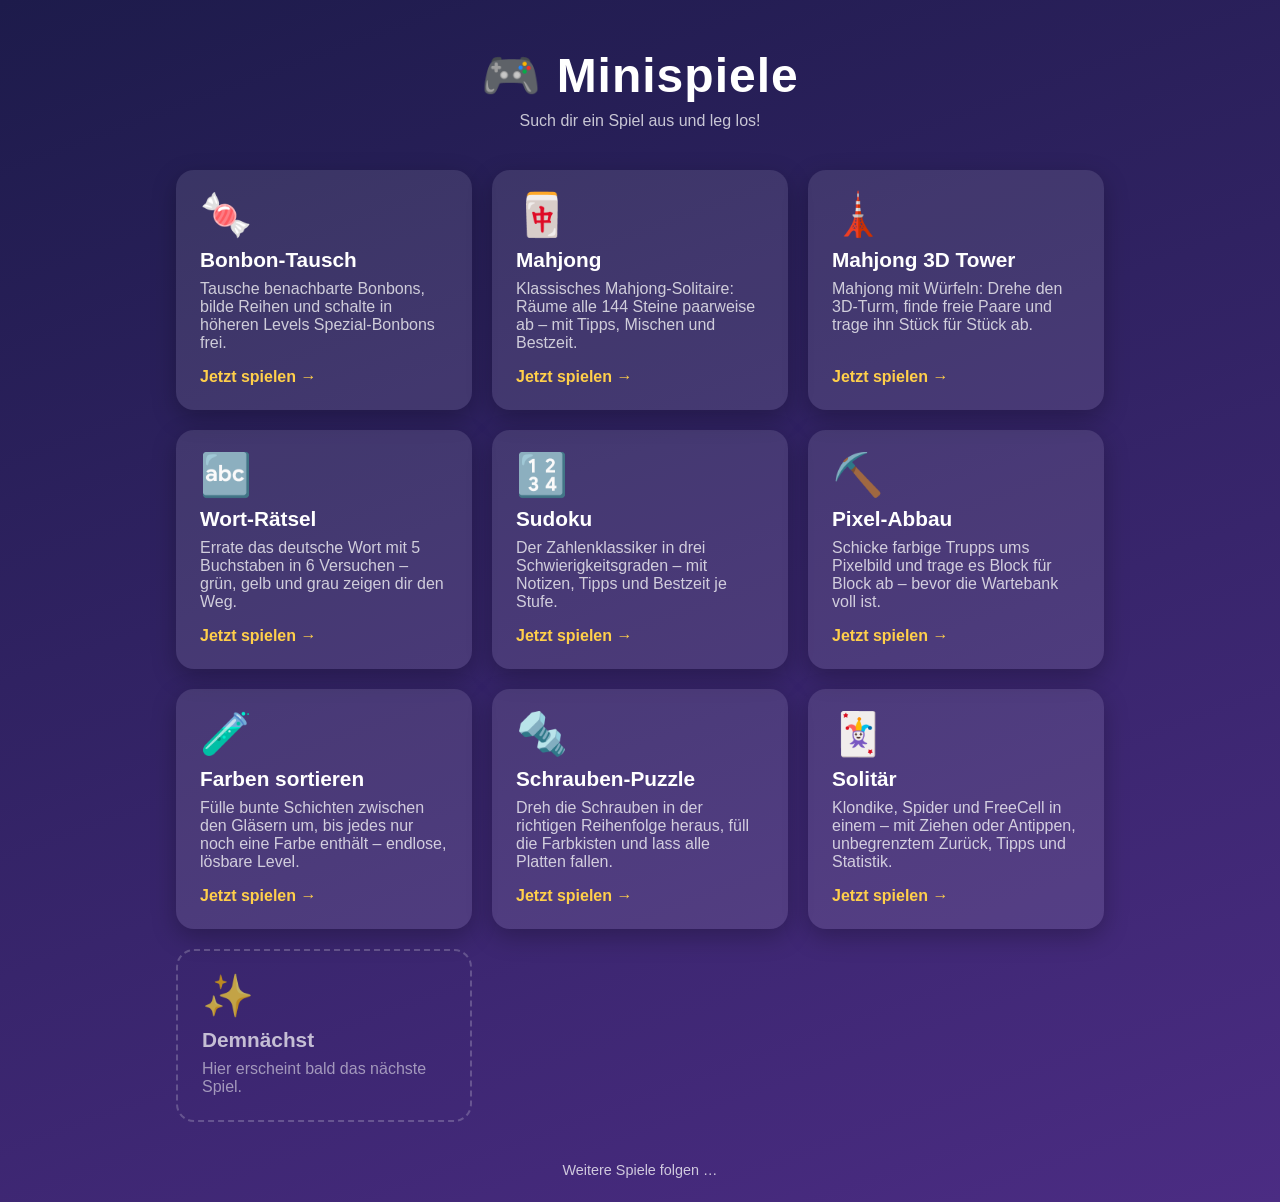
<file: index.html>
<!DOCTYPE html>
<html lang="de">
<head>
<meta charset="UTF-8">
<meta name="viewport" content="width=device-width, initial-scale=1.0">
<meta name="Description" content="Eine Sammlung kleiner Minispiele">
<title>Minispiele</title>
<style>
  :root {
    --bg1: #1d1b4b;
    --bg2: #4b2c83;
    --card: rgba(255, 255, 255, 0.1);
    --card-hover: rgba(255, 255, 255, 0.18);
    --text: #fff;
    --muted: rgba(255, 255, 255, 0.75);
    --accent: #ffcf4a;
  }
  * { box-sizing: border-box; }
  body {
    margin: 0;
    min-height: 100vh;
    font-family: "Segoe UI", Roboto, Helvetica, Arial, sans-serif;
    color: var(--text);
    background: linear-gradient(160deg, var(--bg1), var(--bg2));
    display: flex;
    flex-direction: column;
  }
  header {
    text-align: center;
    padding: 48px 16px 24px;
  }
  header h1 {
    margin: 0 0 8px;
    font-size: clamp(2rem, 6vw, 3rem);
    letter-spacing: 1px;
  }
  header p { margin: 0; color: var(--muted); }

  main {
    flex: 1;
    width: min(100%, 960px);
    margin: 0 auto;
    padding: 16px;
    display: grid;
    grid-template-columns: repeat(auto-fill, minmax(240px, 1fr));
    gap: 20px;
    align-content: start;
  }

  .card {
    display: flex;
    flex-direction: column;
    gap: 8px;
    padding: 24px;
    border-radius: 18px;
    background: var(--card);
    color: inherit;
    text-decoration: none;
    box-shadow: 0 8px 24px rgba(0, 0, 0, 0.25);
    transition: transform .2s ease, background .2s ease;
  }
  a.card:hover, a.card:focus-visible {
    transform: translateY(-4px);
    background: var(--card-hover);
    outline: none;
  }
  .card__icon { font-size: 2.6rem; line-height: 1; }
  .card h2 { margin: 4px 0 0; font-size: 1.3rem; }
  .card p { margin: 0; color: var(--muted); flex: 1; }
  .card__cta { margin-top: 8px; font-weight: 700; color: var(--accent); }

  .card--soon {
    border: 2px dashed rgba(255, 255, 255, 0.3);
    background: transparent;
    box-shadow: none;
    opacity: .7;
  }

  footer {
    text-align: center;
    padding: 24px 16px;
    color: var(--muted);
    font-size: .9rem;
  }
</style>
</head>
<body>
  <header>
    <h1>🎮 Minispiele</h1>
    <p>Such dir ein Spiel aus und leg los!</p>
  </header>

  <main id="games"></main>

  <footer>Weitere Spiele folgen …</footer>

  <script>
    // Neues Spiel hinzufügen: Ordner anlegen und hier einen Eintrag ergänzen.
    const games = [
      {
        title: "Bonbon-Tausch",
        icon: "🍬",
        description: "Tausche benachbarte Bonbons, bilde Reihen und schalte in höheren Levels Spezial-Bonbons frei.",
        url: "Match3Game/index.html"
      },
      {
        title: "Mahjong",
        icon: "🀄",
        description: "Klassisches Mahjong-Solitaire: Räume alle 144 Steine paarweise ab – mit Tipps, Mischen und Bestzeit.",
        url: "MahjongGame/index.html"
      },
      {
        title: "Mahjong 3D Tower",
        icon: "🗼",
        description: "Mahjong mit Würfeln: Drehe den 3D-Turm, finde freie Paare und trage ihn Stück für Stück ab.",
        url: "Mahjong3DGame/index.html"
      },
      {
        title: "Wort-Rätsel",
        icon: "🔤",
        description: "Errate das deutsche Wort mit 5 Buchstaben in 6 Versuchen – grün, gelb und grau zeigen dir den Weg.",
        url: "WortraetselGame/index.html"
      },
      {
        title: "Sudoku",
        icon: "🔢",
        description: "Der Zahlenklassiker in drei Schwierigkeitsgraden – mit Notizen, Tipps und Bestzeit je Stufe.",
        url: "SudokuGame/index.html"
      },
      {
        title: "Pixel-Abbau",
        icon: "⛏️",
        description: "Schicke farbige Trupps ums Pixelbild und trage es Block für Block ab – bevor die Wartebank voll ist.",
        url: "PixelAbbauGame/index.html"
      },
      {
        title: "Farben sortieren",
        icon: "🧪",
        description: "Fülle bunte Schichten zwischen den Gläsern um, bis jedes nur noch eine Farbe enthält – endlose, lösbare Level.",
        url: "SortierGame/index.html"
      },
      {
        title: "Schrauben-Puzzle",
        icon: "🔩",
        description: "Dreh die Schrauben in der richtigen Reihenfolge heraus, füll die Farbkisten und lass alle Platten fallen.",
        url: "SchraubenGame/index.html"
      },
      {
        title: "Solitär",
        icon: "🃏",
        description: "Klondike, Spider und FreeCell in einem – mit Ziehen oder Antippen, unbegrenztem Zurück, Tipps und Statistik.",
        url: "SolitaerGame/index.html"
      }
    ];

    const main = document.getElementById("games");

    games.forEach((game) => {
      const card = document.createElement("a");
      card.className = "card";
      card.href = game.url;
      card.innerHTML = `
        <span class="card__icon">${game.icon}</span>
        <h2>${game.title}</h2>
        <p>${game.description}</p>
        <span class="card__cta">Jetzt spielen →</span>`;
      main.appendChild(card);
    });

    // Platzhalter für kommende Spiele
    const soon = document.createElement("div");
    soon.className = "card card--soon";
    soon.innerHTML = `
      <span class="card__icon">✨</span>
      <h2>Demnächst</h2>
      <p>Hier erscheint bald das nächste Spiel.</p>`;
    main.appendChild(soon);
  </script>
</body>
</html>
</file>
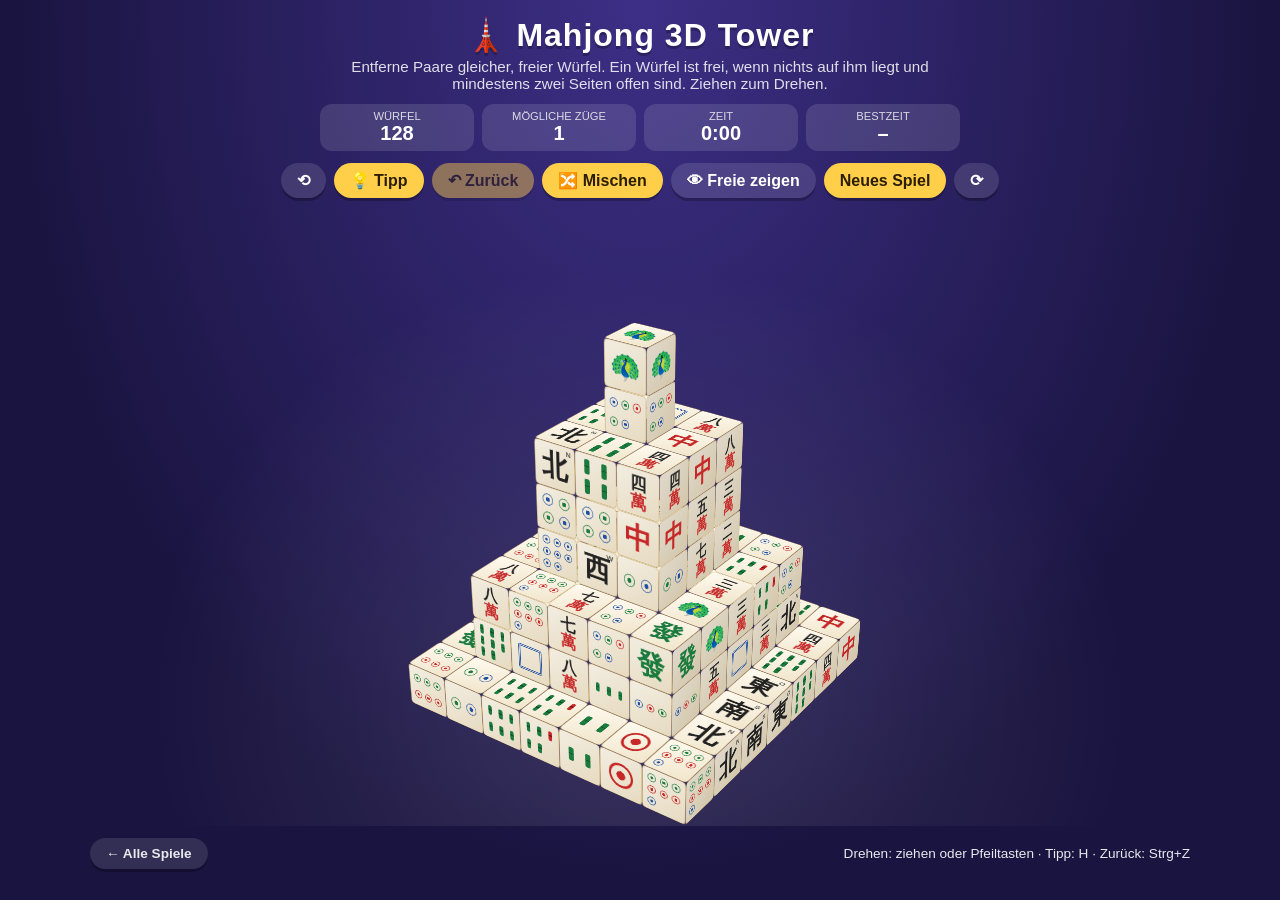
<file: Mahjong3DGame/index.html>
<!DOCTYPE html>
<html lang="de">
<head>
<meta charset="UTF-8">
<meta name="viewport" content="width=device-width, initial-scale=1.0">
<meta name="Description" content="Mahjong 3D Tower – Würfel-Mahjong zum Drehen, in HTML5">
<link rel="stylesheet" href="style.css">
<title>Mahjong 3D Tower</title>
</head>
<body>
  <main class="game">
    <header class="game__header">
      <h1>🗼 Mahjong 3D Tower</h1>
      <p>Entferne Paare gleicher, freier Würfel. Ein Würfel ist frei, wenn nichts auf ihm liegt und mindestens zwei Seiten offen sind. Ziehen zum Drehen.</p>
    </header>

    <section class="hud">
      <div class="hud__item"><span class="hud__label">Würfel</span><span id="left" class="hud__value">0</span></div>
      <div class="hud__item"><span class="hud__label">Mögliche Züge</span><span id="moves" class="hud__value">0</span></div>
      <div class="hud__item"><span class="hud__label">Zeit</span><span id="time" class="hud__value">0:00</span></div>
      <div class="hud__item"><span class="hud__label">Bestzeit</span><span id="best" class="hud__value">–</span></div>
    </section>

    <div class="toolbar">
      <button id="rot-left" class="btn btn--ghost" title="Nach links drehen (←)">⟲</button>
      <button id="hint-btn" class="btn">💡 Tipp</button>
      <button id="undo-btn" class="btn">↶ Zurück</button>
      <button id="shuffle-btn" class="btn">🔀 Mischen</button>
      <button id="free-btn" class="btn btn--toggle" aria-pressed="false">👁 Freie zeigen</button>
      <button id="new-btn" class="btn">Neues Spiel</button>
      <button id="rot-right" class="btn btn--ghost" title="Nach rechts drehen (→)">⟳</button>
    </div>

    <div id="scene" class="scene" aria-label="Spielfeld">
      <div id="world" class="world"></div>
    </div>

    <div id="overlay" class="overlay hidden">
      <div class="overlay__box">
        <h2 id="overlay-title">Geschafft!</h2>
        <p id="overlay-text"></p>
        <div class="overlay__actions">
          <button id="overlay-alt" class="btn btn--ghost hidden">Zurück</button>
          <button id="overlay-btn" class="btn">Neues Spiel</button>
        </div>
      </div>
    </div>

    <footer class="game__footer">
      <a href="../index.html" class="btn btn--ghost">← Alle Spiele</a>
      <span>Drehen: ziehen oder Pfeiltasten · Tipp: H · Zurück: Strg+Z</span>
    </footer>
  </main>

  <script src="script.js"></script>
</body>
</html>
</file>
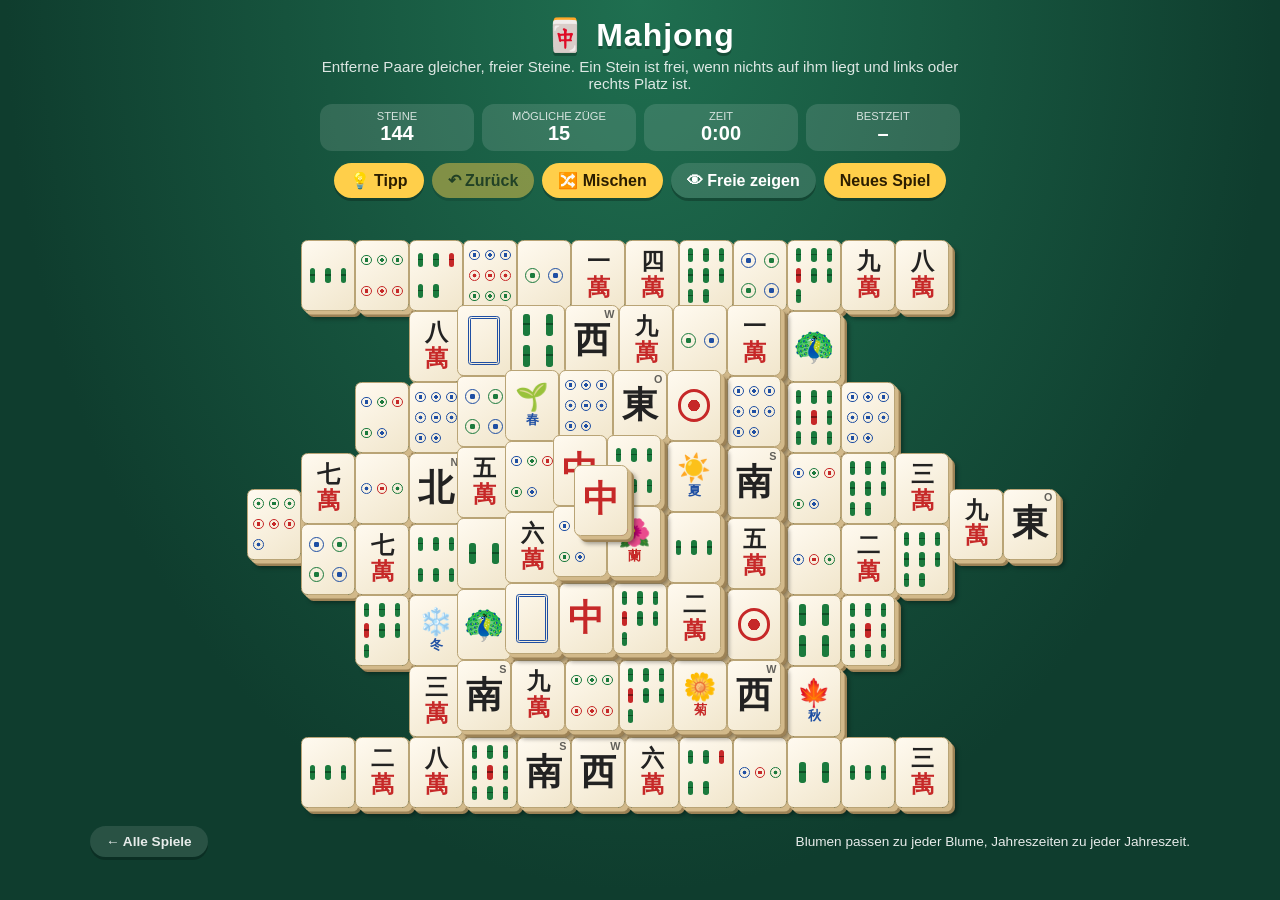
<file: MahjongGame/index.html>
<!DOCTYPE html>
<html lang="de">
<head>
<meta charset="UTF-8">
<meta name="viewport" content="width=device-width, initial-scale=1.0">
<meta name="Description" content="Mahjong Solitaire – Steine paarweise abräumen, in HTML5">
<link rel="stylesheet" href="style.css">
<title>Mahjong</title>
</head>
<body>
  <main class="game">
    <header class="game__header">
      <h1>🀄 Mahjong</h1>
      <p>Entferne Paare gleicher, freier Steine. Ein Stein ist frei, wenn nichts auf ihm liegt und links oder rechts Platz ist.</p>
    </header>

    <section class="hud">
      <div class="hud__item"><span class="hud__label">Steine</span><span id="left" class="hud__value">144</span></div>
      <div class="hud__item"><span class="hud__label">Mögliche Züge</span><span id="moves" class="hud__value">0</span></div>
      <div class="hud__item"><span class="hud__label">Zeit</span><span id="time" class="hud__value">0:00</span></div>
      <div class="hud__item"><span class="hud__label">Bestzeit</span><span id="best" class="hud__value">–</span></div>
    </section>

    <div class="toolbar">
      <button id="hint-btn" class="btn">💡 Tipp</button>
      <button id="undo-btn" class="btn">↶ Zurück</button>
      <button id="shuffle-btn" class="btn">🔀 Mischen</button>
      <button id="free-btn" class="btn btn--toggle" aria-pressed="false">👁 Freie zeigen</button>
      <button id="new-btn" class="btn">Neues Spiel</button>
    </div>

    <div id="board-wrap" class="board-wrap">
      <div id="board" class="board" aria-label="Spielfeld"></div>

      <div id="overlay" class="overlay hidden">
        <div class="overlay__box">
          <h2 id="overlay-title">Geschafft!</h2>
          <p id="overlay-text"></p>
          <div class="overlay__actions">
            <button id="overlay-alt" class="btn btn--ghost hidden">Zurück</button>
            <button id="overlay-btn" class="btn">Neues Spiel</button>
          </div>
        </div>
      </div>
    </div>

    <footer class="game__footer">
      <a href="../index.html" class="btn btn--ghost">← Alle Spiele</a>
      <span>Blumen passen zu jeder Blume, Jahreszeiten zu jeder Jahreszeit.</span>
    </footer>
  </main>

  <script src="script.js"></script>
</body>
</html>
</file>
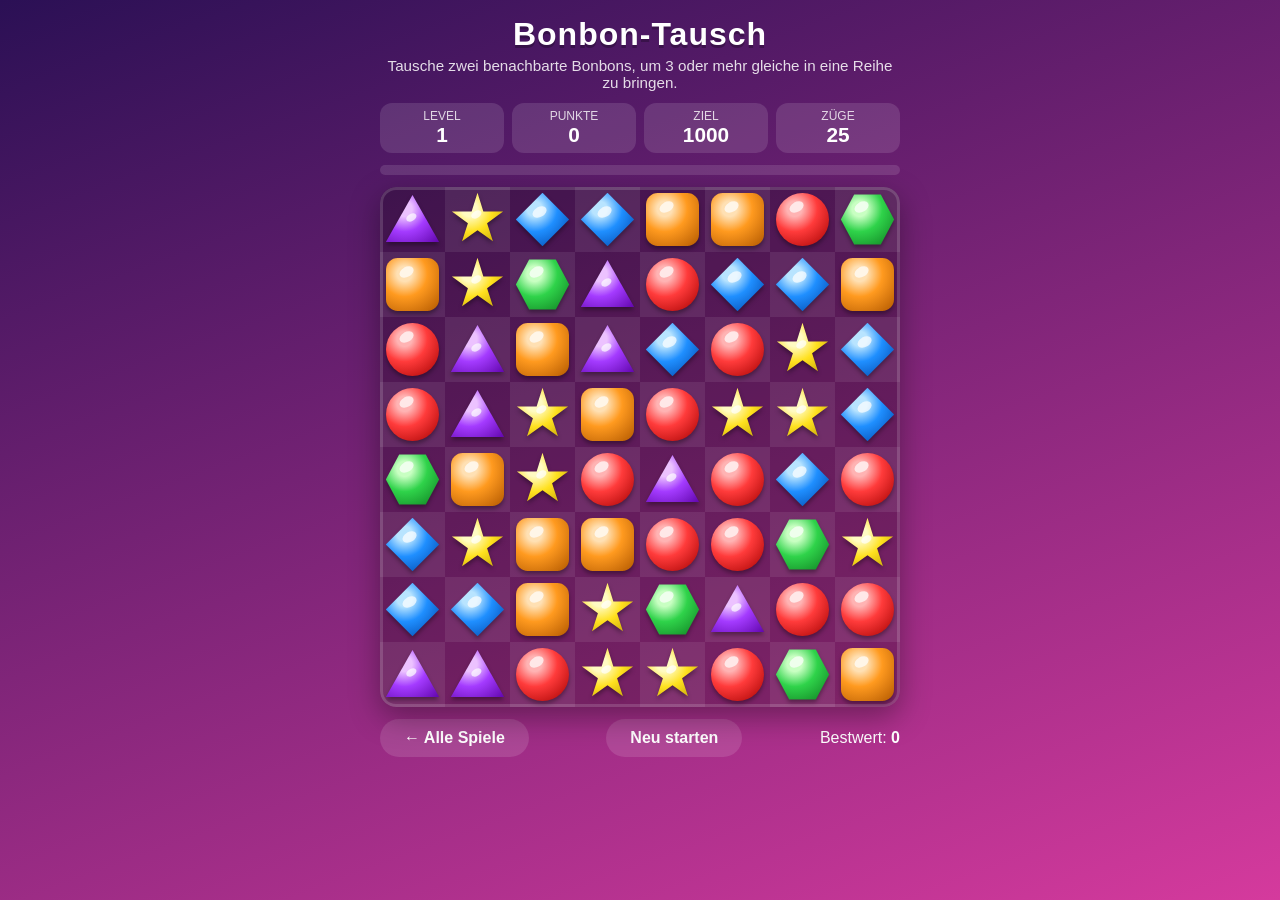
<file: Match3Game/index.html>
<!DOCTYPE html>
<html lang="de">
<head>
<meta charset="UTF-8">
<meta name="viewport" content="width=device-width, initial-scale=1.0">
<meta name="Description" content="Bonbon-Tausch – ein einfaches Match-3-Spiel in HTML5">
<link rel="stylesheet" href="style.css">
<title>Bonbon-Tausch</title>
</head>
<body>
  <main class="game">
    <header class="game__header">
      <h1>Bonbon-Tausch</h1>
      <p>Tausche zwei benachbarte Bonbons, um 3 oder mehr gleiche in eine Reihe zu bringen.</p>
    </header>

    <section class="hud">
      <div class="hud__item"><span class="hud__label">Level</span><span id="level" class="hud__value">1</span></div>
      <div class="hud__item"><span class="hud__label">Punkte</span><span id="score" class="hud__value">0</span></div>
      <div class="hud__item"><span class="hud__label">Ziel</span><span id="target" class="hud__value">0</span></div>
      <div class="hud__item"><span class="hud__label">Züge</span><span id="moves" class="hud__value">0</span></div>
    </section>

    <div class="progress"><div id="progress-bar" class="progress__bar"></div></div>

    <div class="board-wrap">
      <div id="board" class="board" aria-label="Spielfeld"></div>
      <div id="combo" class="combo"></div>

      <div id="overlay" class="overlay hidden">
        <div class="overlay__box">
          <h2 id="overlay-title">Level geschafft!</h2>
          <p id="overlay-text"></p>
          <button id="overlay-btn" class="btn">Weiter</button>
        </div>
      </div>
    </div>

    <footer class="game__footer">
      <a href="../index.html" class="btn btn--ghost">← Alle Spiele</a>
      <button id="restart-btn" class="btn btn--ghost">Neu starten</button>
      <span>Bestwert: <strong id="best">0</strong></span>
    </footer>
  </main>

  <script src="script.js"></script>
</body>
</html>
</file>
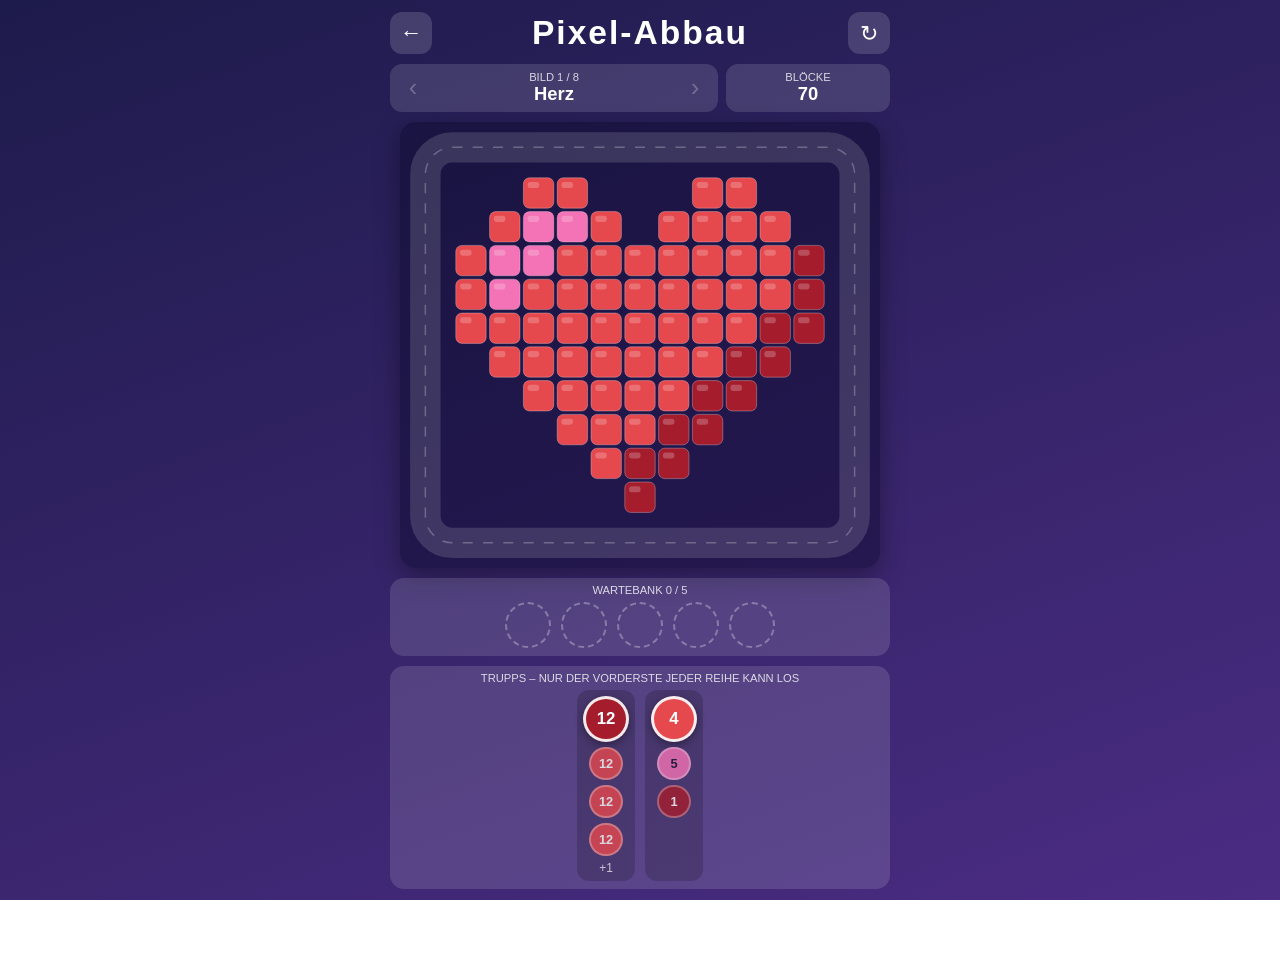
<file: PixelAbbauGame/index.html>
<!DOCTYPE html>
<html lang="de">
<head>
<meta charset="UTF-8">
<meta name="viewport" content="width=device-width, initial-scale=1.0">
<meta name="Description" content="Pixel-Abbau – schicke farbige Trupps los und trage das Pixelbild Block für Block ab">
<link rel="stylesheet" href="style.css">
<title>Pixel-Abbau</title>
</head>
<body>
  <main class="game">
    <header class="game__header">
      <a href="../index.html" class="icon-btn" title="Alle Spiele" aria-label="Alle Spiele">←</a>
      <h1>Pixel-Abbau</h1>
      <button id="new-btn" class="icon-btn" title="Bild neu starten" aria-label="Bild neu starten">↻</button>
    </header>

    <section class="hud">
      <div class="hud__item hud__item--nav">
        <button id="prev-btn" class="nav-btn" aria-label="Vorheriges Bild">‹</button>
        <div>
          <span class="hud__label" id="level-label">Bild 1</span>
          <span id="level-name" class="hud__value">–</span>
        </div>
        <button id="next-btn" class="nav-btn" aria-label="Nächstes Bild">›</button>
      </div>
      <div class="hud__item"><span class="hud__label">Blöcke</span><span id="blocks" class="hud__value">0</span></div>
    </section>

    <canvas id="board" class="board" aria-label="Pixelbild"></canvas>

    <section class="panel">
      <span class="panel__label">Wartebank <span id="bench-count"></span></span>
      <div id="bench" class="bench"></div>
    </section>

    <section class="panel">
      <span class="panel__label">Trupps – nur der vorderste jeder Reihe kann los</span>
      <div id="lanes" class="lanes"></div>
    </section>

    <p class="help">
      Tippe einen Trupp an: Er läuft einmal ums Bild und baut von außen alle erreichbaren Blöcke
      seiner Farbe ab. Die Zahl zeigt, wie viele Blöcke er noch schafft. Bleibt etwas übrig,
      wartet er auf der Bank – ist die Bank voll, ist das Spiel verloren.
    </p>

    <div id="overlay" class="overlay hidden">
      <div class="overlay__box">
        <h2 id="overlay-title">Geschafft!</h2>
        <p id="overlay-text"></p>
        <button id="overlay-btn" class="btn">Weiter</button>
      </div>
    </div>
  </main>

  <script src="levels.js"></script>
  <script src="script.js"></script>
</body>
</html>
</file>
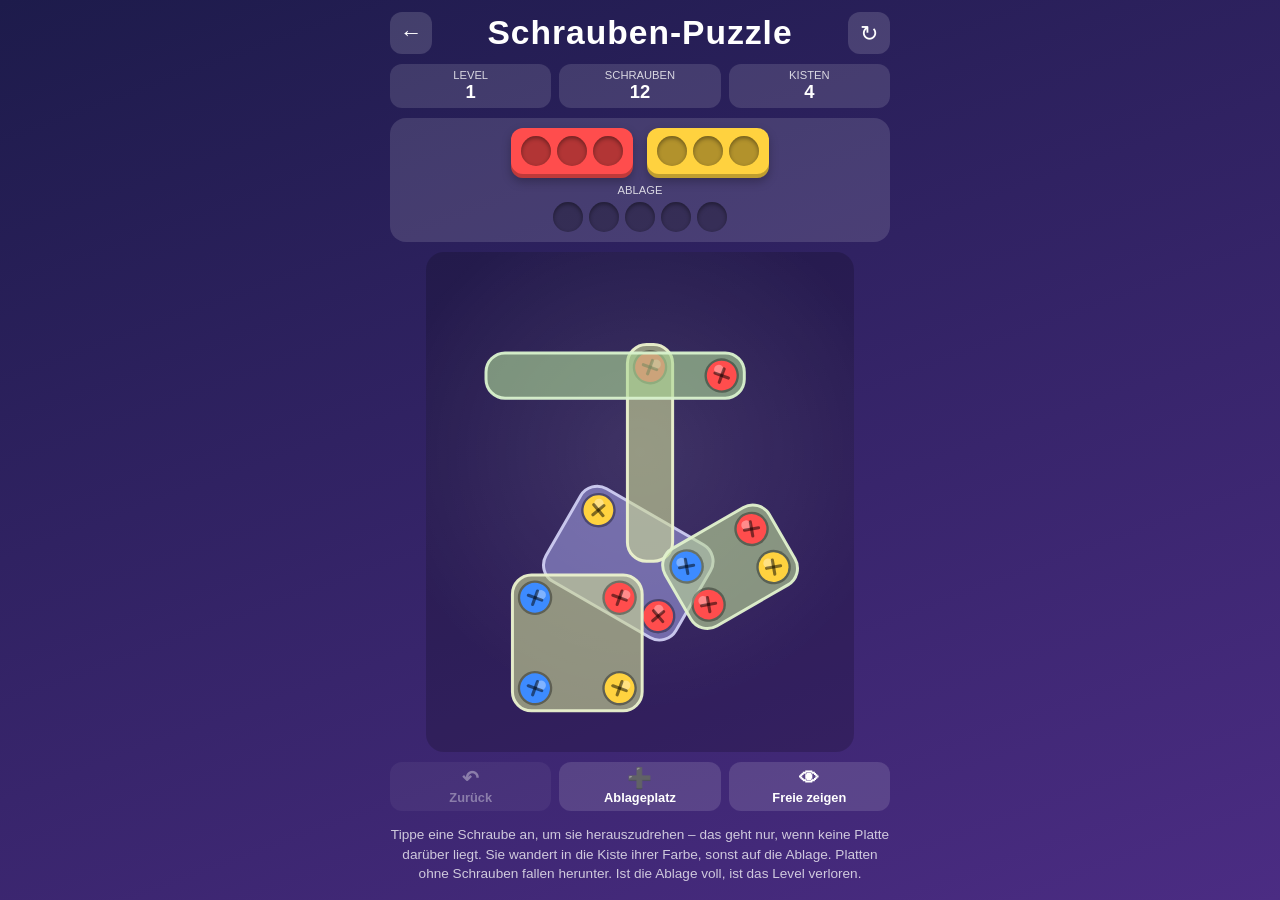
<file: SchraubenGame/index.html>
<!DOCTYPE html>
<html lang="de">
<head>
<meta charset="UTF-8">
<meta name="viewport" content="width=device-width, initial-scale=1.0">
<meta name="Description" content="Schrauben-Puzzle – drehe die Schrauben in der richtigen Reihenfolge heraus, bis alle Platten gefallen sind">
<link rel="stylesheet" href="style.css">
<title>Schrauben-Puzzle</title>
</head>
<body>
  <main class="game">
    <header class="game__header">
      <a href="../index.html" class="icon-btn" title="Alle Spiele" aria-label="Alle Spiele">←</a>
      <h1>Schrauben-Puzzle</h1>
      <button id="restart-btn" class="icon-btn" title="Level neu starten" aria-label="Level neu starten">↻</button>
    </header>

    <section class="hud">
      <div class="hud__item"><span class="hud__label">Level</span><span id="level" class="hud__value">1</span></div>
      <div class="hud__item"><span class="hud__label">Schrauben</span><span id="left" class="hud__value">0</span></div>
      <div class="hud__item"><span class="hud__label">Kisten</span><span id="boxes-left" class="hud__value">0</span></div>
    </section>

    <section class="panel">
      <div id="boxes" class="boxes" aria-label="Kisten"></div>
      <div class="panel__label">Ablage</div>
      <div id="buffer" class="buffer" aria-label="Ablage"></div>
    </section>

    <svg id="board" class="board" viewBox="0 0 360 420" aria-label="Platten und Schrauben"></svg>

    <div class="tools">
      <button id="undo-btn" class="tool"><span class="tool__icon">↶</span>Zurück</button>
      <button id="slot-btn" class="tool"><span class="tool__icon">➕</span>Ablageplatz</button>
      <button id="free-btn" class="tool" aria-pressed="false"><span class="tool__icon">👁</span>Freie zeigen</button>
    </div>

    <p class="help">
      Tippe eine Schraube an, um sie herauszudrehen – das geht nur, wenn keine Platte darüber liegt.
      Sie wandert in die Kiste ihrer Farbe, sonst auf die Ablage. Platten ohne Schrauben fallen herunter.
      Ist die Ablage voll, ist das Level verloren.
    </p>

    <div id="overlay" class="overlay hidden">
      <div class="overlay__box">
        <h2 id="overlay-title">Geschafft!</h2>
        <p id="overlay-text"></p>
        <div class="overlay__btns">
          <button id="overlay-alt" class="btn btn--ghost hidden">Zug zurück</button>
          <button id="overlay-btn" class="btn">Nächstes Level</button>
        </div>
      </div>
    </div>
  </main>

  <script src="logic.js"></script>
  <script src="script.js"></script>
</body>
</html>
</file>
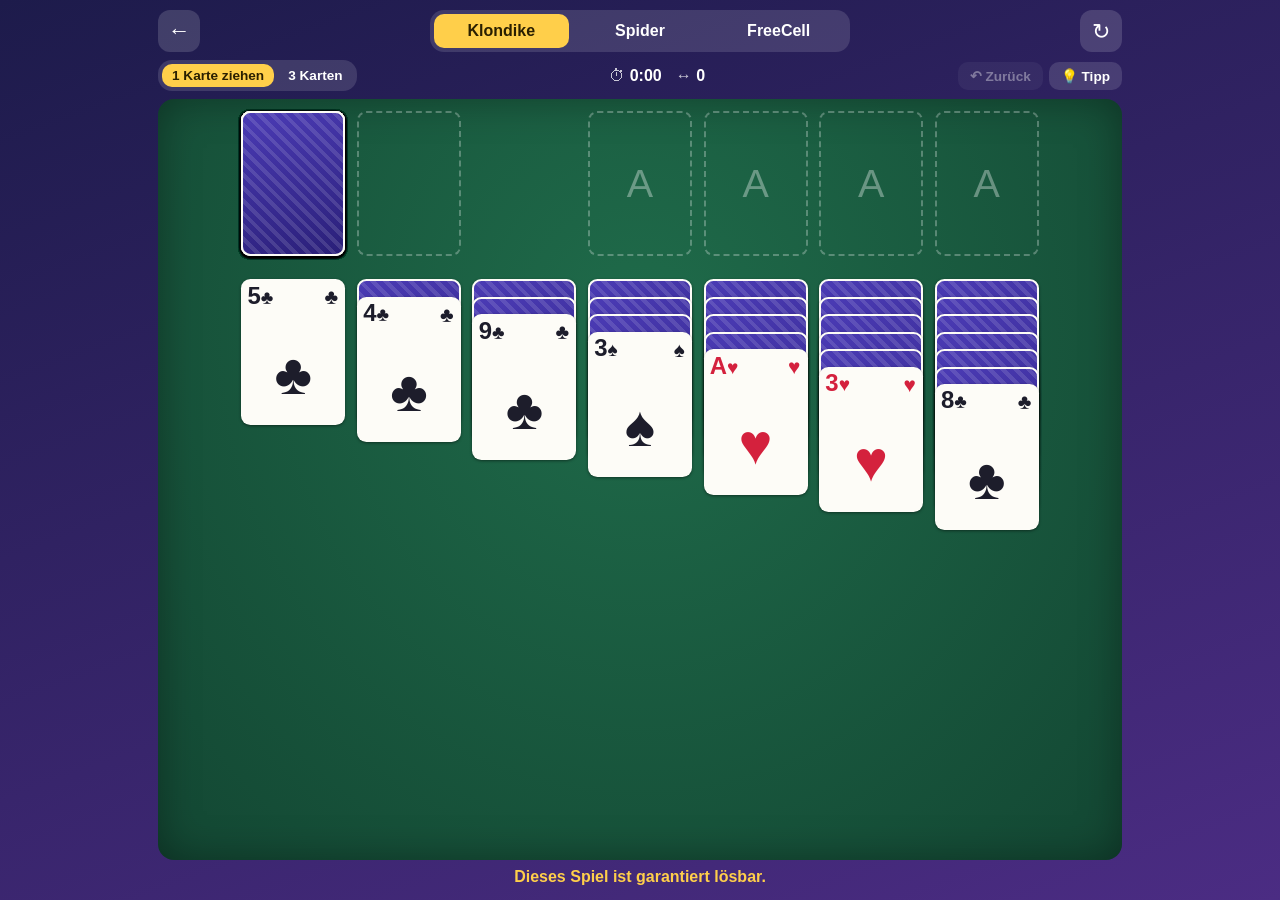
<file: SolitaerGame/index.html>
<!DOCTYPE html>
<html lang="de">
<head>
<meta charset="UTF-8">
<meta name="viewport" content="width=device-width, initial-scale=1.0">
<meta name="Description" content="Solitär-Sammlung – Klondike, Spider und FreeCell ohne Werbung, mit Rückgängig, Tipps und Statistik">
<link rel="stylesheet" href="style.css">
<title>Solitär</title>
</head>
<body>
  <main class="game">
    <header class="game__header">
      <a href="../index.html" class="icon-btn" title="Alle Spiele" aria-label="Alle Spiele">←</a>
      <div class="variants" role="group" aria-label="Spielart">
        <button class="variant" data-variant="klondike">Klondike</button>
        <button class="variant" data-variant="spider">Spider</button>
        <button class="variant" data-variant="freecell">FreeCell</button>
      </div>
      <button id="new-btn" class="icon-btn" title="Neues Spiel" aria-label="Neues Spiel">↻</button>
    </header>

    <div class="bar">
      <div id="options" class="options" role="group" aria-label="Optionen"></div>
      <div class="stats">
        <span title="Zeit">⏱ <b id="time">0:00</b></span>
        <span title="Züge">↔ <b id="moves">0</b></span>
      </div>
      <div class="actions">
        <button id="undo-btn" class="chip" title="Zurück (Strg+Z)">↶ Zurück</button>
        <button id="hint-btn" class="chip" title="Tipp (H)">💡 Tipp</button>
      </div>
    </div>

    <div id="table" class="table" aria-label="Spieltisch"></div>
    <p id="message" class="message" aria-live="polite"></p>

    <div id="overlay" class="overlay hidden">
      <div class="overlay__box">
        <h2>Gewonnen! 🎉</h2>
        <p id="overlay-text"></p>
        <button id="overlay-btn" class="btn">Neues Spiel</button>
      </div>
    </div>
  </main>

  <script src="rules.js"></script>
  <script src="script.js"></script>
</body>
</html>
</file>
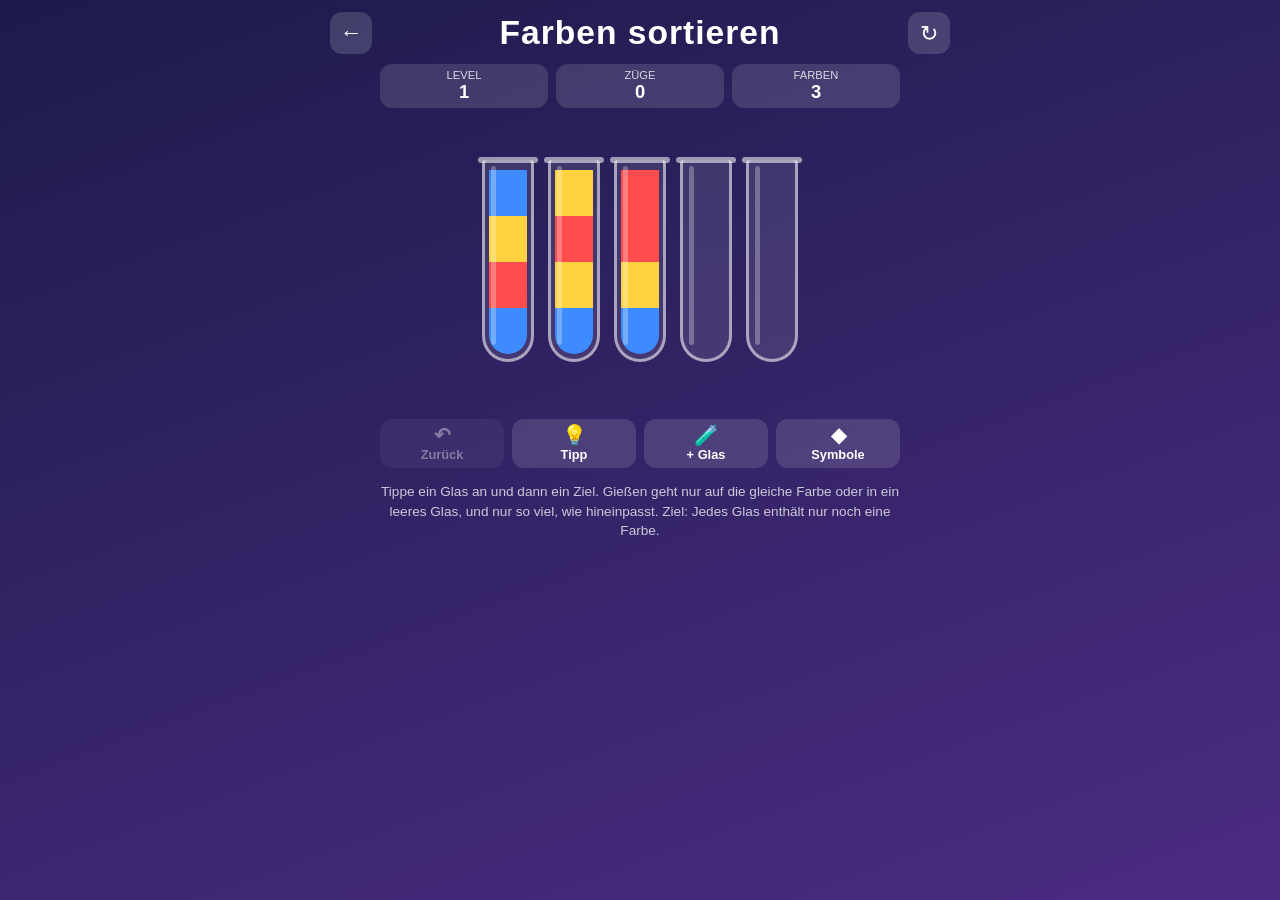
<file: SortierGame/index.html>
<!DOCTYPE html>
<html lang="de">
<head>
<meta charset="UTF-8">
<meta name="viewport" content="width=device-width, initial-scale=1.0">
<meta name="Description" content="Farben sortieren – fülle die bunten Schichten um, bis jedes Glas nur noch eine Farbe enthält">
<link rel="stylesheet" href="style.css">
<title>Farben sortieren</title>
</head>
<body>
  <main class="game">
    <header class="game__header">
      <a href="../index.html" class="icon-btn" title="Alle Spiele" aria-label="Alle Spiele">←</a>
      <h1>Farben sortieren</h1>
      <button id="restart-btn" class="icon-btn" title="Level neu starten" aria-label="Level neu starten">↻</button>
    </header>

    <section class="hud">
      <div class="hud__item"><span class="hud__label">Level</span><span id="level" class="hud__value">1</span></div>
      <div class="hud__item"><span class="hud__label">Züge</span><span id="moves" class="hud__value">0</span></div>
      <div class="hud__item"><span class="hud__label">Farben</span><span id="colors" class="hud__value">3</span></div>
    </section>

    <div id="board" class="board" aria-label="Gläser"></div>
    <p id="message" class="message" aria-live="polite"></p>

    <div class="tools">
      <button id="undo-btn" class="tool"><span class="tool__icon">↶</span>Zurück</button>
      <button id="hint-btn" class="tool"><span class="tool__icon">💡</span>Tipp</button>
      <button id="tube-btn" class="tool"><span class="tool__icon">🧪</span>+ Glas</button>
      <button id="symbols-btn" class="tool" aria-pressed="false"><span class="tool__icon">◆</span>Symbole</button>
    </div>

    <p class="help">
      Tippe ein Glas an und dann ein Ziel. Gießen geht nur auf die gleiche Farbe oder in ein leeres Glas,
      und nur so viel, wie hineinpasst. Ziel: Jedes Glas enthält nur noch eine Farbe.
    </p>

    <div id="overlay" class="overlay hidden">
      <div class="overlay__box">
        <h2>Geschafft!</h2>
        <p id="overlay-text"></p>
        <button id="overlay-btn" class="btn">Nächstes Level</button>
      </div>
    </div>
  </main>

  <script src="solver.js"></script>
  <script src="script.js"></script>
</body>
</html>
</file>
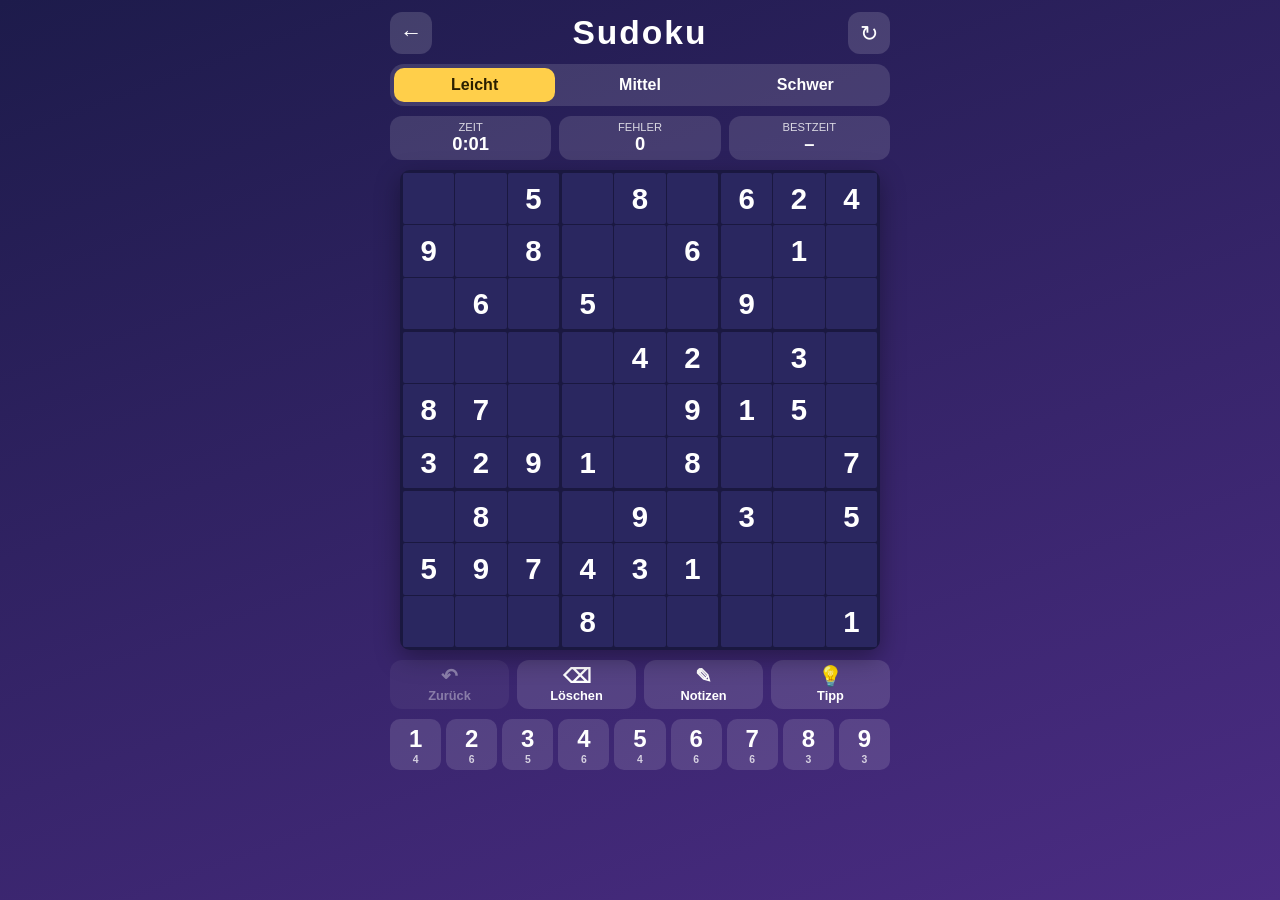
<file: SudokuGame/index.html>
<!DOCTYPE html>
<html lang="de">
<head>
<meta charset="UTF-8">
<meta name="viewport" content="width=device-width, initial-scale=1.0">
<meta name="Description" content="Sudoku – in drei Schwierigkeitsgraden, mit Notizen, Tipps und Bestzeit">
<link rel="stylesheet" href="style.css">
<title>Sudoku</title>
</head>
<body>
  <main class="game">
    <header class="game__header">
      <a href="../index.html" class="icon-btn" title="Alle Spiele" aria-label="Alle Spiele">←</a>
      <h1>Sudoku</h1>
      <button id="new-btn" class="icon-btn" title="Neues Rätsel" aria-label="Neues Rätsel">↻</button>
    </header>

    <div class="levels" role="group" aria-label="Schwierigkeit">
      <button class="level" data-level="leicht" aria-pressed="false">Leicht</button>
      <button class="level" data-level="mittel" aria-pressed="false">Mittel</button>
      <button class="level" data-level="schwer" aria-pressed="false">Schwer</button>
    </div>

    <section class="hud">
      <div class="hud__item"><span class="hud__label">Zeit</span><span id="time" class="hud__value">0:00</span></div>
      <div class="hud__item"><span class="hud__label">Fehler</span><span id="mistakes" class="hud__value">0</span></div>
      <div class="hud__item"><span class="hud__label">Bestzeit</span><span id="best" class="hud__value">–</span></div>
    </section>

    <div id="board" class="board" aria-label="Spielfeld"></div>

    <div class="tools">
      <button id="undo-btn" class="tool"><span class="tool__icon">↶</span>Zurück</button>
      <button id="erase-btn" class="tool"><span class="tool__icon">⌫</span>Löschen</button>
      <button id="notes-btn" class="tool" aria-pressed="false"><span class="tool__icon">✎</span>Notizen</button>
      <button id="hint-btn" class="tool"><span class="tool__icon">💡</span>Tipp</button>
    </div>

    <div id="numpad" class="numpad" aria-label="Ziffern"></div>

    <div id="overlay" class="overlay hidden">
      <div class="overlay__box">
        <h2>Geschafft!</h2>
        <p id="overlay-text"></p>
        <button id="overlay-btn" class="btn">Neues Rätsel</button>
      </div>
    </div>
  </main>

  <script src="generator.js"></script>
  <script src="script.js"></script>
</body>
</html>
</file>
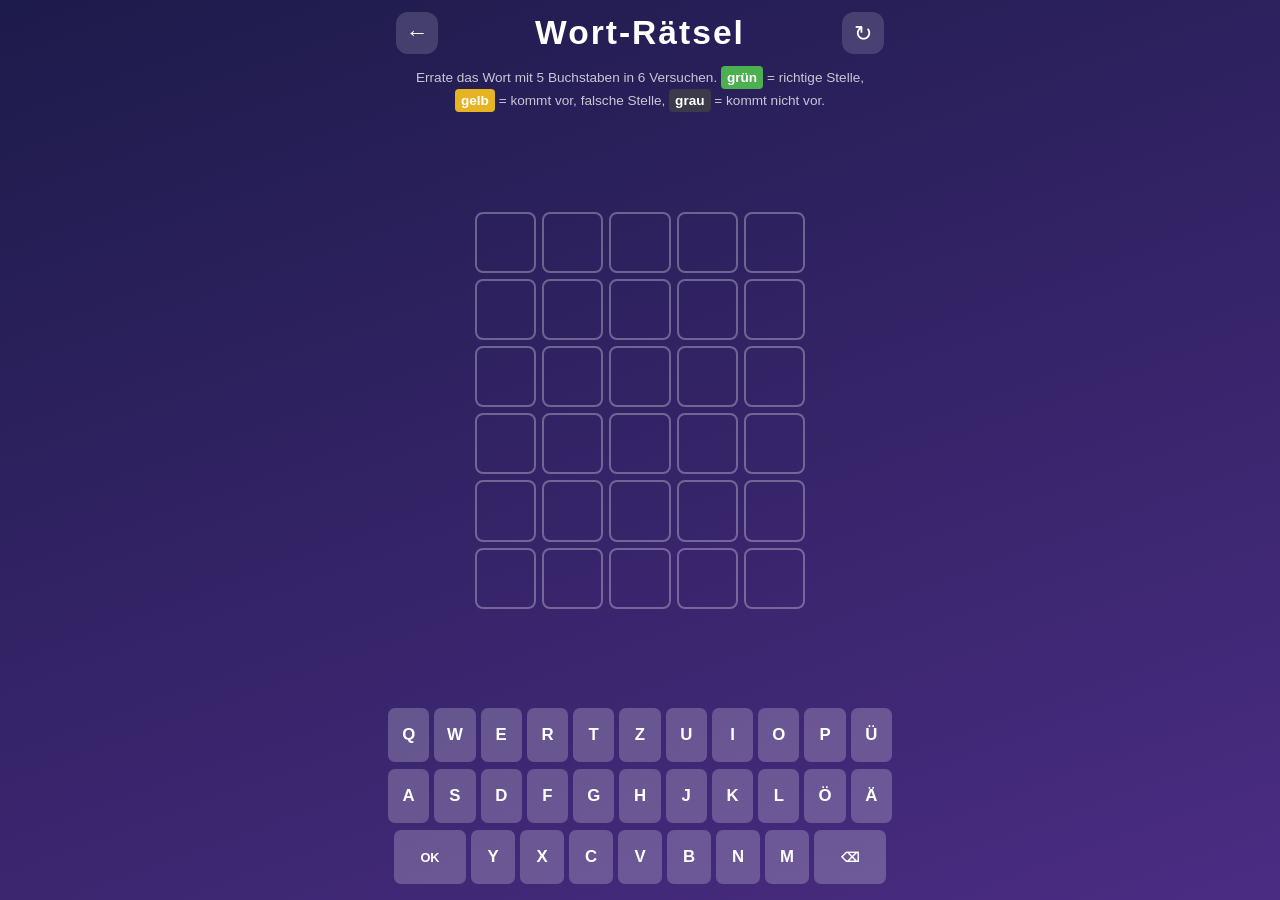
<file: WortraetselGame/index.html>
<!DOCTYPE html>
<html lang="de">
<head>
<meta charset="UTF-8">
<meta name="viewport" content="width=device-width, initial-scale=1.0">
<meta name="Description" content="Wort-Rätsel – errate das deutsche Wort mit 5 Buchstaben in 6 Versuchen">
<link rel="stylesheet" href="style.css">
<title>Wort-Rätsel</title>
</head>
<body>
  <main class="game">
    <header class="game__header">
      <a href="../index.html" class="icon-btn" title="Alle Spiele" aria-label="Alle Spiele">←</a>
      <h1>Wort-Rätsel</h1>
      <button id="new-btn" class="icon-btn" title="Neues Wort" aria-label="Neues Wort">↻</button>
    </header>

    <p class="hint">Errate das Wort mit 5 Buchstaben in 6 Versuchen.
      <span class="chip chip--correct">grün</span> = richtige Stelle,
      <span class="chip chip--present">gelb</span> = kommt vor, falsche Stelle,
      <span class="chip chip--absent">grau</span> = kommt nicht vor.</p>

    <div class="board-wrap">
      <div id="board" class="board" aria-label="Spielfeld"></div>
      <div id="toast" class="toast" role="status" aria-live="polite"></div>
    </div>

    <div id="keyboard" class="keyboard" aria-label="Tastatur"></div>

    <div id="overlay" class="overlay hidden">
      <div class="overlay__box">
        <h2 id="overlay-title"></h2>
        <p id="overlay-text"></p>
        <p class="stats" id="stats"></p>
        <button id="overlay-btn" class="btn">Neues Wort</button>
      </div>
    </div>
  </main>

  <script src="words.js"></script>
  <script src="script.js"></script>
</body>
</html>
</file>
<file: Mahjong3DGame/style.css>
:root {
  --bg1: #1a1440;
  --bg2: #3d2f86;
  --panel: rgba(255, 255, 255, 0.12);
  --text: #fff;
  --accent: #ffcf4a;
  --tile-face: #fffaf0;
  --tile-face2: #f1e6cc;
  --tile-side: #d2b98a;
  --tile-side-dark: #9c8256;
  --red: #c62828;
  --green: #1b7a3d;
  --blue: #1f4fa3;
  --ink: #222;
}

* { box-sizing: border-box; }

body {
  margin: 0;
  min-height: 100vh;
  font-family: "Segoe UI", Roboto, Helvetica, Arial, sans-serif;
  color: var(--text);
  background: radial-gradient(ellipse at top, var(--bg2), var(--bg1) 70%);
  background-color: var(--bg1);
  display: flex;
  justify-content: center;
  padding: 16px;
}

.game {
  width: min(100%, 1100px);
  display: flex;
  flex-direction: column;
  gap: 12px;
}

.game__header { text-align: center; }
.game__header h1 { margin: 0 0 4px; font-size: 2rem; letter-spacing: 1px; text-shadow: 0 3px 0 rgba(0,0,0,.25); }
.game__header p { margin: 0 auto; opacity: .85; font-size: .95rem; max-width: 640px; }

.hud {
  display: grid;
  grid-template-columns: repeat(4, 1fr);
  gap: 8px;
  max-width: 640px;
  width: 100%;
  margin: 0 auto;
}
.hud__item {
  background: var(--panel);
  border-radius: 12px;
  padding: 6px 4px;
  text-align: center;
  display: flex;
  flex-direction: column;
}
.hud__label { font-size: .7rem; text-transform: uppercase; opacity: .8; }
.hud__value { font-size: 1.25rem; font-weight: 700; font-variant-numeric: tabular-nums; }

.toolbar {
  display: flex;
  flex-wrap: wrap;
  justify-content: center;
  gap: 8px;
}

.btn {
  font: inherit;
  font-weight: 700;
  border: 0;
  border-radius: 999px;
  padding: 8px 16px;
  cursor: pointer;
  color: #2b1d00;
  background: var(--accent);
  box-shadow: 0 3px 0 rgba(0,0,0,.25);
  text-decoration: none;
  transition: transform .1s ease, filter .15s ease;
}
.btn:hover { filter: brightness(1.08); }
.btn:active { transform: translateY(2px); box-shadow: 0 1px 0 rgba(0,0,0,.25); }
.btn:disabled { opacity: .45; cursor: default; filter: none; transform: none; }
.btn--ghost { background: var(--panel); color: var(--text); }
.btn--toggle { background: var(--panel); color: var(--text); }
.btn--toggle[aria-pressed="true"] { background: var(--accent); color: #2b1d00; }

/* ---------- 3D-Szene ---------- */
.scene {
  position: relative;
  width: 100%;
  overflow: hidden;
  border-radius: 18px;
  background: radial-gradient(ellipse at 50% 80%, rgba(255,255,255,.12), transparent 65%);
  touch-action: none;
  user-select: none;
  -webkit-user-select: none;
  -webkit-tap-highlight-color: transparent;
  cursor: grab;
}
.scene:active { cursor: grabbing; }

.world {
  position: absolute;
  inset: 0;
  transform-style: preserve-3d;
  transition: transform .45s ease;
}
.world.dragging { transition: none; }

.cube {
  position: absolute;
  left: 50%;
  top: 50%;
  width: var(--s);
  height: var(--s);
  margin: calc(var(--s) / -2) 0 0 calc(var(--s) / -2);
  transform-style: preserve-3d;
  transform: translate3d(var(--x), var(--y), var(--z));
  transition: transform .28s ease;
  cursor: pointer;
}
.cube.shake { animation: shake3d .3s ease; }
.cube.removing { transform: translate3d(var(--x), calc(var(--y) - var(--s)), var(--z)) scale(.05); pointer-events: none; }
.cube.gone { display: none; }

@keyframes shake3d {
  0%, 100% { transform: translate3d(var(--x), var(--y), var(--z)); }
  25% { transform: translate3d(calc(var(--x) - 3px), var(--y), var(--z)); }
  75% { transform: translate3d(calc(var(--x) + 3px), var(--y), var(--z)); }
}

.side {
  position: absolute;
  inset: 0;
  display: flex;
  align-items: center;
  justify-content: center;
  overflow: hidden;
  background: linear-gradient(145deg, var(--tile-face), var(--tile-face2));
  border: max(1px, calc(var(--s) * 0.03)) solid var(--tile-side);
  border-radius: calc(var(--s) * 0.08);
  backface-visibility: hidden;
  -webkit-backface-visibility: hidden;
  color: var(--ink);
  line-height: 1;
}
.side[hidden] { display: none; }
/* Feste Lichtrichtung: Oberseite hell, Seiten unterschiedlich schattiert */
.side::before, .side::after {
  content: "";
  position: absolute;
  inset: 0;
  pointer-events: none;
}
.side--front::before { background: rgba(60, 40, 0, .06); }
.side--right::before { background: rgba(60, 40, 0, .16); }
.side--back::before  { background: rgba(60, 40, 0, .26); }
.side--left::before  { background: rgba(60, 40, 0, .12); }

.cube.selected .side::after { background: rgba(255, 207, 74, .5); box-shadow: inset 0 0 0 3px #e0a800; }
.cube.hint .side::after { animation: hintPulse 0.9s ease-in-out infinite; }
.world.show-free .cube.blocked .side::after { background: rgba(0, 0, 0, .38); }

@keyframes hintPulse {
  0%, 100% { background: rgba(80, 200, 255, .15); box-shadow: inset 0 0 0 2px #2196f3; }
  50%      { background: rgba(80, 200, 255, .55); box-shadow: inset 0 0 0 3px #0d6efd; }
}

/* ---------- Motive ---------- */
.motif { position: relative; width: 100%; height: 100%; display: flex; align-items: center; justify-content: center; }

.pips {
  display: grid;
  grid-template-columns: repeat(3, 1fr);
  place-items: center;
  width: 84%;
  height: 84%;
  gap: 2%;
}
.pips--1 { grid-template-columns: 1fr; }
.pips--2, .pips--4 { grid-template-columns: repeat(2, 1fr); }

.dot {
  width: calc(var(--tw) * 0.24);
  height: calc(var(--tw) * 0.24);
  border-radius: 50%;
  border: calc(var(--tw) * 0.04) solid currentColor;
  background: radial-gradient(circle, currentColor 30%, transparent 32%);
}
.pips--1 .dot { width: calc(var(--tw) * 0.7); height: calc(var(--tw) * 0.7); border-width: calc(var(--tw) * 0.07); }
.pips--2 .dot, .pips--4 .dot { width: calc(var(--tw) * 0.34); height: calc(var(--tw) * 0.34); }
.dot.c1 { color: var(--blue); }
.dot.c2 { color: var(--green); }
.dot.c3 { color: var(--red); }

.bar {
  width: calc(var(--tw) * 0.12);
  height: calc(var(--th) * 0.22);
  border-radius: calc(var(--tw) * 0.05);
  background: linear-gradient(180deg, var(--green) 0 42%, #0e4f26 42% 52%, var(--green) 52%);
}
.bar.red { background: linear-gradient(180deg, var(--red) 0 42%, #7a1515 42% 52%, var(--red) 52%); }
.pips--2 .bar, .pips--4 .bar { height: calc(var(--th) * 0.32); width: calc(var(--tw) * 0.16); }
.bird { font-size: calc(var(--tw) * 0.72); }

.cjk {
  font-family: "Noto Serif CJK SC", "Noto Sans CJK SC", "Songti SC", "SimSun", "Microsoft YaHei", "PingFang SC", serif;
  font-weight: 700;
}
.char { flex-direction: column; gap: 2%; }
.char__num { font-size: calc(var(--tw) * 0.46); color: var(--ink); }
.char__wan { font-size: calc(var(--tw) * 0.46); color: var(--red); }

.big { font-size: calc(var(--tw) * 0.8); }
.wind { color: var(--ink); }
.dragon-red { color: var(--red); }
.dragon-green { color: var(--green); }
.dragon-white {
  width: 64%;
  height: 64%;
  border: calc(var(--tw) * 0.08) double var(--blue);
  border-radius: calc(var(--tw) * 0.06);
}

.corner {
  position: absolute;
  top: 5%;
  right: 8%;
  font-size: calc(var(--tw) * 0.22);
  font-weight: 700;
  opacity: .7;
}

/* ---------- Overlay ---------- */
.overlay {
  position: fixed;
  inset: 0;
  display: flex;
  align-items: center;
  justify-content: center;
  background: rgba(0, 0, 0, .55);
  z-index: 100000;
  padding: 16px;
}
.overlay.hidden { display: none; }
.overlay__box {
  background: #fff;
  color: #222;
  border-radius: 18px;
  padding: 24px;
  text-align: center;
  max-width: 360px;
  width: 100%;
  box-shadow: 0 20px 50px rgba(0,0,0,.4);
}
.overlay__box h2 { margin: 0 0 8px; }
.overlay__box p { margin: 0 0 16px; }
.overlay__actions { display: flex; gap: 8px; justify-content: center; flex-wrap: wrap; }
.overlay__actions .btn--ghost { background: #eee; color: #222; }
.hidden { display: none !important; }

.game__footer {
  display: flex;
  align-items: center;
  justify-content: space-between;
  gap: 12px;
  flex-wrap: wrap;
  font-size: .85rem;
  opacity: .9;
}

@media (max-width: 520px) {
  body { padding: 12px; }
  .game__header h1 { font-size: 1.6rem; }
  .game__header p { font-size: .85rem; }
  .hud__value { font-size: 1.05rem; }
  .btn { padding: 7px 12px; font-size: .9rem; }
}
</file>
<file: MahjongGame/style.css>
:root {
  --bg1: #0f3d2e;
  --bg2: #1f6f50;
  --panel: rgba(255, 255, 255, 0.12);
  --text: #fff;
  --accent: #ffcf4a;
  --tile-face: #fffaf0;
  --tile-face2: #f1e6cc;
  --tile-side: #d2b98a;
  --tile-side-dark: #9c8256;
  --red: #c62828;
  --green: #1b7a3d;
  --blue: #1f4fa3;
  --ink: #222;
}

* { box-sizing: border-box; }

body {
  margin: 0;
  min-height: 100vh;
  font-family: "Segoe UI", Roboto, Helvetica, Arial, sans-serif;
  color: var(--text);
  background: radial-gradient(ellipse at top, var(--bg2), var(--bg1) 70%);
  background-color: var(--bg1);
  display: flex;
  justify-content: center;
  padding: 16px;
}

.game {
  width: min(100%, 1100px);
  display: flex;
  flex-direction: column;
  gap: 12px;
}

.game__header { text-align: center; }
.game__header h1 { margin: 0 0 4px; font-size: 2rem; letter-spacing: 1px; text-shadow: 0 3px 0 rgba(0,0,0,.25); }
.game__header p { margin: 0 auto; opacity: .85; font-size: .95rem; max-width: 640px; }

.hud {
  display: grid;
  grid-template-columns: repeat(4, 1fr);
  gap: 8px;
  max-width: 640px;
  width: 100%;
  margin: 0 auto;
}
.hud__item {
  background: var(--panel);
  border-radius: 12px;
  padding: 6px 4px;
  text-align: center;
  display: flex;
  flex-direction: column;
}
.hud__label { font-size: .7rem; text-transform: uppercase; opacity: .8; }
.hud__value { font-size: 1.25rem; font-weight: 700; font-variant-numeric: tabular-nums; }

.toolbar {
  display: flex;
  flex-wrap: wrap;
  justify-content: center;
  gap: 8px;
}

.btn {
  font: inherit;
  font-weight: 700;
  border: 0;
  border-radius: 999px;
  padding: 8px 16px;
  cursor: pointer;
  color: #2b1d00;
  background: var(--accent);
  box-shadow: 0 3px 0 rgba(0,0,0,.25);
  text-decoration: none;
  transition: transform .1s ease, filter .15s ease;
}
.btn:hover { filter: brightness(1.08); }
.btn:active { transform: translateY(2px); box-shadow: 0 1px 0 rgba(0,0,0,.25); }
.btn:disabled { opacity: .45; cursor: default; filter: none; transform: none; }
.btn--ghost { background: var(--panel); color: var(--text); }
.btn--toggle { background: var(--panel); color: var(--text); }
.btn--toggle[aria-pressed="true"] { background: var(--accent); color: #2b1d00; }

.board-wrap {
  position: relative;
  width: 100%;
  display: flex;
  justify-content: center;
}

.board {
  position: relative;
  user-select: none;
  -webkit-user-select: none;
  -webkit-tap-highlight-color: transparent;
}

/* ---------- Steine ---------- */
.tile {
  position: absolute;
  width: var(--tw);
  height: var(--th);
  border-radius: calc(var(--tw) * 0.12);
  background: linear-gradient(145deg, var(--tile-face), var(--tile-face2));
  border: 1px solid #b9a476;
  box-shadow:
    1px 1px 0 var(--tile-side),
    2px 2px 0 var(--tile-side),
    calc(var(--d) * 0.6) calc(var(--d) * 0.6) 0 var(--tile-side),
    var(--d) var(--d) 0 var(--tile-side-dark),
    calc(var(--d) + 2px) calc(var(--d) + 2px) 4px rgba(0,0,0,.35);
  cursor: pointer;
  display: flex;
  align-items: center;
  justify-content: center;
  overflow: hidden;
  transition: transform .12s ease, opacity .25s ease, filter .2s ease;
  color: var(--ink);
  line-height: 1;
}
.tile::after {
  content: "";
  position: absolute;
  inset: 0;
  border-radius: inherit;
  pointer-events: none;
}
.tile.selected::after { background: rgba(255, 207, 74, .45); box-shadow: inset 0 0 0 3px #e0a800; }
.tile.hint::after { animation: hintPulse 0.9s ease-in-out infinite; }
.tile.shake { animation: shake .3s ease; }
.tile.removing { opacity: 0; transform: scale(.6) translateY(-20%); pointer-events: none; }
.tile.gone { display: none; }
.board.show-free .tile.blocked { filter: brightness(.68) saturate(.7); }

@keyframes hintPulse {
  0%, 100% { background: rgba(80, 200, 255, .15); box-shadow: inset 0 0 0 2px #2196f3; }
  50%      { background: rgba(80, 200, 255, .5);  box-shadow: inset 0 0 0 3px #0d6efd; }
}
@keyframes shake {
  0%, 100% { transform: translateX(0); }
  25% { transform: translateX(-3px); }
  75% { transform: translateX(3px); }
}

/* Motive */
.face { position: relative; width: 100%; height: 100%; display: flex; align-items: center; justify-content: center; }

.pips {
  display: grid;
  grid-template-columns: repeat(3, 1fr);
  place-items: center;
  width: 86%;
  height: 86%;
  gap: 4%;
}
.pips--1 { grid-template-columns: 1fr; }
.pips--2, .pips--4 { grid-template-columns: repeat(2, 1fr); }

.dot {
  width: calc(var(--tw) * 0.2);
  height: calc(var(--tw) * 0.2);
  border-radius: 50%;
  border: calc(var(--tw) * 0.035) solid currentColor;
  background: radial-gradient(circle, currentColor 30%, transparent 32%);
}
.pips--1 .dot { width: calc(var(--tw) * 0.6); height: calc(var(--tw) * 0.6); border-width: calc(var(--tw) * 0.06); }
.pips--2 .dot, .pips--4 .dot { width: calc(var(--tw) * 0.28); height: calc(var(--tw) * 0.28); }
.dot.c1 { color: var(--blue); }
.dot.c2 { color: var(--green); }
.dot.c3 { color: var(--red); }

.bar {
  width: calc(var(--tw) * 0.11);
  height: calc(var(--th) * 0.2);
  border-radius: calc(var(--tw) * 0.05);
  background: linear-gradient(180deg, var(--green) 0 42%, #0e4f26 42% 52%, var(--green) 52%);
}
.bar.red { background: linear-gradient(180deg, var(--red) 0 42%, #7a1515 42% 52%, var(--red) 52%); }
.pips--2 .bar, .pips--4 .bar { height: calc(var(--th) * 0.3); width: calc(var(--tw) * 0.14); }
.bird { font-size: calc(var(--tw) * 0.62); }

.cjk {
  font-family: "Noto Serif CJK SC", "Noto Sans CJK SC", "Songti SC", "SimSun", "Microsoft YaHei", "PingFang SC", serif;
  font-weight: 700;
}
.char { flex-direction: column; gap: 4%; }
.char__num { font-size: calc(var(--tw) * 0.42); color: var(--ink); }
.char__wan { font-size: calc(var(--tw) * 0.42); color: var(--red); }

.big { font-size: calc(var(--tw) * 0.66); }
.wind { color: var(--ink); }
.dragon-red { color: var(--red); }
.dragon-green { color: var(--green); }
.dragon-white {
  width: 62%;
  height: 72%;
  border: calc(var(--tw) * 0.07) double var(--blue);
  border-radius: calc(var(--tw) * 0.06);
}

.bonus { flex-direction: column; gap: 4%; }
.bonus__icon { font-size: calc(var(--tw) * 0.5); }
.bonus__label { font-size: calc(var(--tw) * 0.24); }
.bonus--flower .bonus__label { color: var(--red); }
.bonus--season .bonus__label { color: var(--blue); }

.corner {
  position: absolute;
  top: 4%;
  right: 7%;
  font-size: calc(var(--tw) * 0.2);
  font-weight: 700;
  opacity: .7;
}

/* ---------- Overlay ---------- */
.overlay {
  position: fixed;
  inset: 0;
  display: flex;
  align-items: center;
  justify-content: center;
  background: rgba(0, 0, 0, .55);
  z-index: 100000;
  padding: 16px;
}
.overlay.hidden { display: none; }
.overlay__box {
  background: #fff;
  color: #222;
  border-radius: 18px;
  padding: 24px;
  text-align: center;
  max-width: 360px;
  width: 100%;
  box-shadow: 0 20px 50px rgba(0,0,0,.4);
}
.overlay__box h2 { margin: 0 0 8px; }
.overlay__box p { margin: 0 0 16px; }
.overlay__actions { display: flex; gap: 8px; justify-content: center; flex-wrap: wrap; }
.overlay__actions .btn--ghost { background: #eee; color: #222; }
.hidden { display: none !important; }

.game__footer {
  display: flex;
  align-items: center;
  justify-content: space-between;
  gap: 12px;
  flex-wrap: wrap;
  font-size: .85rem;
  opacity: .9;
}

@media (max-width: 520px) {
  body { padding: 12px; }
  .game__header h1 { font-size: 1.6rem; }
  .game__header p { font-size: .85rem; }
  .hud__value { font-size: 1.05rem; }
  .btn { padding: 7px 12px; font-size: .9rem; }
}
</file>
<file: Match3Game/style.css>
:root {
  --bg1: #2b1055;
  --bg2: #d53a9d;
  --panel: rgba(255, 255, 255, 0.12);
  --text: #fff;
  --cell-bg: rgba(255, 255, 255, 0.08);
}

* { box-sizing: border-box; }

body {
  margin: 0;
  min-height: 100vh;
  font-family: "Segoe UI", Roboto, Helvetica, Arial, sans-serif;
  color: var(--text);
  background: linear-gradient(160deg, var(--bg1), var(--bg2));
  display: flex;
  justify-content: center;
  align-items: flex-start;
  padding: 16px;
}

.game {
  width: min(100%, 520px);
  display: flex;
  flex-direction: column;
  gap: 12px;
}

.game__header { text-align: center; }
.game__header h1 { margin: 0 0 4px; font-size: 2rem; letter-spacing: 1px; text-shadow: 0 3px 0 rgba(0,0,0,.25); }
.game__header p { margin: 0; opacity: .85; font-size: .95rem; }

.hud {
  display: grid;
  grid-template-columns: repeat(4, 1fr);
  gap: 8px;
}
.hud__item {
  background: var(--panel);
  border-radius: 12px;
  padding: 6px 4px;
  text-align: center;
  display: flex;
  flex-direction: column;
}
.hud__label { font-size: .75rem; text-transform: uppercase; opacity: .8; }
.hud__value { font-size: 1.3rem; font-weight: 700; }

.progress {
  height: 10px;
  background: var(--panel);
  border-radius: 99px;
  overflow: hidden;
}
.progress__bar {
  height: 100%;
  width: 0;
  background: linear-gradient(90deg, #ffe259, #ffa751);
  transition: width .4s ease;
}

.board-wrap { position: relative; }

.board {
  position: relative;
  width: 100%;
  aspect-ratio: 1 / 1;
  border-radius: 16px;
  background:
    repeating-conic-gradient(var(--cell-bg) 0 25%, transparent 0 50%) 0 0 / 25% 25%,
    rgba(0, 0, 0, 0.25);
  box-shadow: inset 0 0 0 3px rgba(255,255,255,.15), 0 10px 30px rgba(0,0,0,.35);
  overflow: hidden;
  touch-action: none;
  user-select: none;
}

/* ---------- Bonbons ---------- */
.tile {
  position: absolute;
  top: 0;
  left: 0;
  width: 12.5%;
  height: 12.5%;
  /* Position wird per --x / --y (Spalte / Zeile) gesetzt */
  transform: translate(calc(var(--x) * 100%), calc(var(--y) * 100%));
  transition: transform .25s ease-in;
  cursor: pointer;
}
.tile.no-anim { transition: none; }

.candy {
  width: 82%;
  height: 82%;
  margin: 9%;
  position: relative;
  transition: transform .2s ease, opacity .2s ease;
  filter: drop-shadow(0 3px 2px rgba(0,0,0,.35));
}
.candy::before {
  content: "";
  position: absolute;
  inset: 0;
  background-image:
    var(--stripes, none),
    radial-gradient(circle at 35% 30%, var(--light) 0 15%, var(--main) 45%, var(--dark) 100%);
}
.candy::after {               /* Glanzpunkt */
  content: "";
  position: absolute;
  width: 28%;
  height: 18%;
  left: 24%;
  top: 18%;
  border-radius: 50%;
  background: rgba(255,255,255,.7);
  transform: rotate(-30deg);
}

/* 6 Sorten – unterschiedliche Farbe UND Form */
.t0 .candy { --light:#ffb3b3; --main:#ff3b3b; --dark:#a30000; }
.t0 .candy::before { border-radius: 50%; }

.t1 .candy { --light:#ffe0b3; --main:#ff9a1f; --dark:#b35900; }
.t1 .candy::before { border-radius: 22%; }

.t2 .candy { --light:#fffbc2; --main:#ffe11f; --dark:#b39300; }
.t2 .candy::before { clip-path: polygon(50% 0%, 61% 35%, 98% 35%, 68% 57%, 79% 91%, 50% 70%, 21% 91%, 32% 57%, 2% 35%, 39% 35%); }
.t2 .candy::after { left: 38%; top: 34%; width: 20%; height: 14%; }

.t3 .candy { --light:#c8ffc2; --main:#2fd34a; --dark:#0d7a1f; }
.t3 .candy::before { clip-path: polygon(25% 3%, 75% 3%, 100% 50%, 75% 97%, 25% 97%, 0% 50%); }

.t4 .candy { --light:#b8e4ff; --main:#1f8fff; --dark:#0040a3; }
.t4 .candy::before { clip-path: polygon(50% 0%, 100% 50%, 50% 100%, 0% 50%); }
.t4 .candy::after { left: 30%; top: 26%; }

.t5 .candy { --light:#ecc2ff; --main:#a43bff; --dark:#5a00a3; }
.t5 .candy::before { clip-path: polygon(50% 4%, 100% 92%, 0% 92%); }
.t5 .candy::after { left: 38%; top: 40%; width: 20%; height: 14%; }

/* ---------- Spezial-Bonbons ---------- */
.core { display: none; }

/* Streifen: räumt Zeile (h) bzw. Spalte (v) ab */
.sp-h { --stripes: repeating-linear-gradient(0deg, rgba(255,255,255,.8) 0 9%, transparent 9% 22%); }
.sp-v { --stripes: repeating-linear-gradient(90deg, rgba(255,255,255,.8) 0 9%, transparent 9% 22%); }

/* Bombe: leuchtender Kern, pulsiert */
.sp-bomb .candy {
  animation: pulse 1.1s ease-in-out infinite;
  filter: drop-shadow(0 0 5px #fff) drop-shadow(0 3px 2px rgba(0,0,0,.35));
}
.sp-bomb .core {
  display: block;
  position: absolute;
  inset: 30%;
  border-radius: 50%;
  background: radial-gradient(circle, #fff 0 35%, rgba(255,255,255,.35) 36% 70%, transparent 71%);
  z-index: 1;
}

/* Regenbogen-Kugel: bunter, rotierender Ring mit Schoko-Kern */
.sp-rainbow .candy::before {
  border-radius: 50%;
  clip-path: none;
  background-image: conic-gradient(#ff3b3b, #ff9a1f, #ffe11f, #2fd34a, #1f8fff, #a43bff, #ff3b3b);
  animation: spin 2.5s linear infinite;
}
.sp-rainbow .core {
  display: block;
  position: absolute;
  inset: 20%;
  border-radius: 50%;
  background:
    radial-gradient(circle at 30% 30%, #fff 0 6%, transparent 7%),
    radial-gradient(circle at 65% 40%, #ffe11f 0 6%, transparent 7%),
    radial-gradient(circle at 40% 68%, #2fd34a 0 6%, transparent 7%),
    radial-gradient(circle at 70% 70%, #ff3b3b 0 6%, transparent 7%),
    radial-gradient(circle at 35% 35%, #7a4a32, #3a2116);
  z-index: 1;
}

@keyframes pulse {
  0%, 100% { transform: scale(1); }
  50% { transform: scale(1.1); }
}
@keyframes spin { to { transform: rotate(360deg); } }

/* neu entstandenes Spezial-Bonbon */
.tile.born .candy { animation: born .3s ease-out; }
@keyframes born {
  0% { transform: scale(.4); }
  70% { transform: scale(1.3); }
  100% { transform: scale(1); }
}

/* Effekte beim Auslösen */
.fx { position: absolute; pointer-events: none; z-index: 5; }
.fx-row, .fx-col {
  background: linear-gradient(var(--fx-dir, 180deg), transparent, rgba(255,255,255,.95), transparent);
  animation: beam .45s ease-out forwards;
}
.fx-row { left: 0; width: 100%; height: 12.5%; }
.fx-col { top: 0; height: 100%; width: 12.5%; --fx-dir: 90deg; }
.fx-blast {
  border-radius: 50%;
  background: radial-gradient(circle, rgba(255,255,255,.95), rgba(255,226,89,.7) 45%, transparent 70%);
  animation: blast .45s ease-out forwards;
}
@keyframes beam {
  0% { opacity: 0; transform: scale(1, .3); }
  30% { opacity: 1; transform: scale(1, 1.2); }
  100% { opacity: 0; transform: scale(1, 1); }
}
.fx-col { animation-name: beamV; }
@keyframes beamV {
  0% { opacity: 0; transform: scale(.3, 1); }
  30% { opacity: 1; transform: scale(1.2, 1); }
  100% { opacity: 0; transform: scale(1, 1); }
}
@keyframes blast {
  0% { opacity: 1; transform: scale(.2); }
  100% { opacity: 0; transform: scale(1.2); }
}

/* Zustände */
.tile.selected .candy { transform: scale(1.18); filter: drop-shadow(0 0 6px #fff) drop-shadow(0 3px 2px rgba(0,0,0,.35)); }
.tile.pop .candy { animation: none; transform: scale(0); opacity: 0; transition: transform .25s ease-in, opacity .25s ease-in; }
.tile.hint .candy { animation: wiggle .6s ease-in-out infinite; }

@keyframes wiggle {
  0%, 100% { transform: rotate(0) scale(1); }
  25% { transform: rotate(-12deg) scale(1.08); }
  75% { transform: rotate(12deg) scale(1.08); }
}

/* Kombo-Anzeige */
.combo {
  position: absolute;
  left: 50%;
  top: 40%;
  transform: translate(-50%, -50%) scale(.5);
  font-size: 2.2rem;
  font-weight: 800;
  color: #ffe259;
  text-shadow: 0 3px 0 #b3008a, 0 0 12px rgba(0,0,0,.5);
  opacity: 0;
  pointer-events: none;
  white-space: nowrap;
}
.combo.show { animation: comboPop .9s ease-out; }
@keyframes comboPop {
  0% { opacity: 0; transform: translate(-50%, -50%) scale(.5); }
  25% { opacity: 1; transform: translate(-50%, -50%) scale(1.15); }
  70% { opacity: 1; transform: translate(-50%, -60%) scale(1); }
  100% { opacity: 0; transform: translate(-50%, -80%) scale(1); }
}

/* Overlay */
.overlay {
  position: absolute;
  inset: 0;
  display: flex;
  align-items: center;
  justify-content: center;
  background: rgba(20, 0, 40, .6);
  border-radius: 16px;
  backdrop-filter: blur(3px);
}
.overlay.hidden { display: none; }
.overlay__box {
  background: #fff;
  color: #3a1060;
  padding: 24px 28px;
  border-radius: 16px;
  text-align: center;
  box-shadow: 0 10px 30px rgba(0,0,0,.4);
  max-width: 85%;
}
.overlay__box h2 { margin: 0 0 8px; }
.overlay__box p { margin: 0 0 16px; }

.btn {
  font: inherit;
  font-weight: 700;
  border: 0;
  border-radius: 99px;
  padding: 10px 24px;
  cursor: pointer;
  color: #fff;
  background: linear-gradient(180deg, #ff6fd8, #c2188f);
  box-shadow: 0 4px 0 #7a0b5a;
}
.btn:active { transform: translateY(2px); box-shadow: 0 2px 0 #7a0b5a; }
.btn--ghost { background: var(--panel); box-shadow: none; text-decoration: none; }

.game__footer {
  display: flex;
  flex-wrap: wrap;
  gap: 8px;
  justify-content: space-between;
  align-items: center;
}
</file>
<file: PixelAbbauGame/style.css>
:root {
  --bg1: #1d1b4b;
  --bg2: #4b2c83;
  --text: #fff;
  --muted: rgba(255, 255, 255, 0.75);
  --panel: rgba(255, 255, 255, 0.13);
  --accent: #ffcf4a;
  --crew: 46px;
}

* { box-sizing: border-box; }

html, body { height: 100%; }

body {
  margin: 0;
  font-family: "Segoe UI", Roboto, Helvetica, Arial, sans-serif;
  color: var(--text);
  background: linear-gradient(160deg, var(--bg1), var(--bg2));
  background-attachment: fixed;
  -webkit-tap-highlight-color: transparent;
}

button { font: inherit; color: inherit; }

.game {
  min-height: 100%;
  width: min(100%, 520px);
  margin: 0 auto;
  padding: 12px 10px 16px;
  display: flex;
  flex-direction: column;
  align-items: center;
  gap: 10px;
}

.game__header {
  width: 100%;
  display: flex;
  align-items: center;
  justify-content: space-between;
}
.game__header h1 {
  margin: 0;
  font-size: clamp(1.5rem, 6vw, 2.1rem);
  letter-spacing: 2px;
}

.icon-btn {
  width: 42px;
  height: 42px;
  display: grid;
  place-items: center;
  border: 0;
  border-radius: 12px;
  background: rgba(255, 255, 255, 0.15);
  color: inherit;
  font-size: 1.4rem;
  text-decoration: none;
  cursor: pointer;
}
.icon-btn:hover, .icon-btn:focus-visible { background: rgba(255, 255, 255, 0.28); outline: none; }

/* ---------- Anzeige ---------- */
.hud {
  display: grid;
  grid-template-columns: 2fr 1fr;
  gap: 8px;
  width: 100%;
}
.hud__item {
  display: flex;
  flex-direction: column;
  justify-content: center;
  padding: 5px 4px;
  border-radius: 12px;
  background: var(--panel);
  text-align: center;
}
.hud__item--nav {
  flex-direction: row;
  align-items: center;
  justify-content: space-between;
}
.hud__item--nav > div { display: flex; flex-direction: column; }
.hud__label { font-size: .7rem; text-transform: uppercase; opacity: .8; }
.hud__value { font-size: 1.15rem; font-weight: 700; font-variant-numeric: tabular-nums; }

.nav-btn {
  width: 38px;
  height: 38px;
  border: 0;
  border-radius: 10px;
  background: transparent;
  font-size: 1.6rem;
  line-height: 1;
  cursor: pointer;
}
.nav-btn:hover:not(:disabled) { background: rgba(255, 255, 255, 0.15); }
.nav-btn:disabled { opacity: .25; cursor: default; }

/* ---------- Spielfeld ---------- */
.board {
  display: block;
  max-width: 100%;
  border-radius: 16px;
  background: rgba(10, 8, 40, 0.45);
  box-shadow: 0 8px 24px rgba(0, 0, 0, 0.35);
}

/* ---------- Wartebank & Trupps ---------- */
.panel {
  width: 100%;
  padding: 6px 8px 8px;
  border-radius: 14px;
  background: var(--panel);
  display: flex;
  flex-direction: column;
  gap: 6px;
}
.panel__label { font-size: .7rem; text-transform: uppercase; opacity: .8; text-align: center; }

.bench, .lanes {
  display: flex;
  justify-content: center;
  gap: 10px;
}
.slot {
  width: var(--crew);
  height: var(--crew);
  border-radius: 50%;
  border: 2px dashed rgba(255, 255, 255, 0.3);
  display: grid;
  place-items: center;
}
.bench--full .slot { border-color: #ff7b7b; }

.lane {
  display: flex;
  flex-direction: column;
  align-items: center;
  gap: 5px;
  min-width: calc(var(--crew) + 12px);
  min-height: var(--crew);
  padding: 6px;
  border-radius: 12px;
  background: rgba(0, 0, 0, 0.18);
}
.lane__more { font-size: .75rem; opacity: .7; }

.crew {
  width: var(--crew);
  height: var(--crew);
  padding: 0;
  border-radius: 50%;
  border: 3px solid rgba(255, 255, 255, 0.9);
  font-weight: 800;
  font-size: 1.05rem;
  font-variant-numeric: tabular-nums;
  cursor: pointer;
  box-shadow: 0 3px 8px rgba(0, 0, 0, 0.35);
  transition: transform .12s ease;
}
.crew:hover:not(:disabled), .crew:focus-visible { transform: scale(1.1); outline: none; }
.crew:active:not(:disabled) { transform: scale(.94); }
.crew:disabled {
  cursor: default;
  width: calc(var(--crew) * .72);
  height: calc(var(--crew) * .72);
  font-size: .8rem;
  border-width: 2px;
  border-color: rgba(255, 255, 255, 0.35);
  opacity: .8;
  box-shadow: none;
}

.help {
  margin: 0;
  font-size: .82rem;
  line-height: 1.4;
  color: var(--muted);
  text-align: center;
}

/* ---------- Overlay ---------- */
.overlay {
  position: fixed;
  inset: 0;
  display: grid;
  place-items: center;
  padding: 16px;
  background: rgba(10, 8, 40, 0.7);
  z-index: 10;
}
.overlay.hidden { display: none; }
.overlay__box {
  width: min(100%, 340px);
  padding: 24px;
  border-radius: 18px;
  background: #2f2a6e;
  text-align: center;
  box-shadow: 0 12px 40px rgba(0, 0, 0, 0.5);
}
.overlay__box h2 { margin: 0 0 8px; font-size: 1.6rem; }
.overlay__box p { margin: 0 0 18px; color: var(--muted); }
.btn {
  padding: 10px 26px;
  border: 0;
  border-radius: 12px;
  background: var(--accent);
  color: #2a1f00;
  font-weight: 700;
  cursor: pointer;
}
.btn:hover, .btn:focus-visible { filter: brightness(1.08); outline: none; }

@media (max-width: 380px) {
  :root { --crew: 40px; }
  .bench, .lanes { gap: 6px; }
}
</file>
<file: SchraubenGame/style.css>
:root {
  --bg1: #1d1b4b;
  --bg2: #4b2c83;
  --text: #fff;
  --muted: rgba(255, 255, 255, 0.75);
  --panel: rgba(255, 255, 255, 0.13);
  --accent: #ffcf4a;
  --slot: 30px;
}

* { box-sizing: border-box; }
html, body { height: 100%; }

body {
  margin: 0;
  font-family: "Segoe UI", Roboto, Helvetica, Arial, sans-serif;
  color: var(--text);
  background: linear-gradient(160deg, var(--bg1), var(--bg2));
  background-attachment: fixed;
  -webkit-tap-highlight-color: transparent;
}

button { font: inherit; color: inherit; }
.hidden { display: none !important; }

.game {
  min-height: 100%;
  width: min(100%, 520px);
  margin: 0 auto;
  padding: 12px 10px 16px;
  display: flex;
  flex-direction: column;
  align-items: center;
  gap: 10px;
}

.game__header {
  width: 100%;
  display: flex;
  align-items: center;
  justify-content: space-between;
  gap: 8px;
}
.game__header h1 {
  margin: 0;
  font-size: clamp(1.3rem, 6vw, 2.1rem);
  letter-spacing: 1px;
  text-align: center;
}

.icon-btn {
  flex: none;
  width: 42px;
  height: 42px;
  display: grid;
  place-items: center;
  border: 0;
  border-radius: 12px;
  background: rgba(255, 255, 255, 0.15);
  color: inherit;
  font-size: 1.4rem;
  text-decoration: none;
  cursor: pointer;
}
.icon-btn:hover, .icon-btn:focus-visible { background: rgba(255, 255, 255, 0.28); outline: none; }

.hud {
  display: grid;
  grid-template-columns: repeat(3, 1fr);
  gap: 8px;
  width: 100%;
}
.hud__item {
  display: flex;
  flex-direction: column;
  padding: 5px 4px;
  border-radius: 12px;
  background: var(--panel);
  text-align: center;
}
.hud__label { font-size: .7rem; text-transform: uppercase; opacity: .8; }
.hud__value { font-size: 1.15rem; font-weight: 700; font-variant-numeric: tabular-nums; }

/* ---------- Kisten & Ablage ---------- */
.panel {
  width: 100%;
  display: flex;
  flex-direction: column;
  align-items: center;
  gap: 6px;
  padding: 10px 8px;
  border-radius: 16px;
  background: var(--panel);
}
.panel__label { font-size: .7rem; text-transform: uppercase; opacity: .8; }

.boxes {
  display: flex;
  justify-content: center;
  gap: 14px;
  min-height: calc(var(--slot) + 20px);
}
.box {
  display: flex;
  gap: 6px;
  padding: 8px 10px;
  border-radius: 12px;
  background: var(--box);
  box-shadow: inset 0 -4px 0 rgba(0, 0, 0, 0.25), 0 4px 10px rgba(0, 0, 0, 0.25);
  animation: box-in .3s ease;
}
.box.leaving { animation: box-out .32s ease forwards; }
.box.empty { background: rgba(255, 255, 255, 0.06); box-shadow: none; animation: none; }

@keyframes box-in { from { transform: translateY(-30px); opacity: 0; } }
@keyframes box-out { to { transform: translateY(-30px) scale(.8); opacity: 0; } }

.slot {
  width: var(--slot);
  height: var(--slot);
  border-radius: 50%;
  background: rgba(0, 0, 0, 0.3);
  box-shadow: inset 0 2px 4px rgba(0, 0, 0, 0.4);
  display: grid;
  place-items: center;
}
.buffer {
  display: flex;
  flex-wrap: wrap;
  justify-content: center;
  gap: 6px;
}
.buffer .slot { background: rgba(0, 0, 0, 0.25); }
.buffer.warn .slot { box-shadow: inset 0 0 0 2px #ff7b7b; }

.head {
  width: 86%;
  height: 86%;
  border-radius: 50%;
  background: var(--c);
  box-shadow: inset -2px -3px 0 rgba(0, 0, 0, 0.28), inset 2px 2px 0 rgba(255, 255, 255, 0.35);
  position: relative;
}
.head::before, .head::after {
  content: "";
  position: absolute;
  left: 50%;
  top: 50%;
  width: 52%;
  height: 12%;
  border-radius: 2px;
  background: rgba(0, 0, 0, 0.45);
  transform: translate(-50%, -50%) rotate(45deg);
}
.head::after { transform: translate(-50%, -50%) rotate(-45deg); }
.head.pending { visibility: hidden; }
.head.pop { animation: pop .25s ease; }

@keyframes pop { 50% { transform: scale(1.25); } }

.fly {
  position: fixed;
  z-index: 20;
  pointer-events: none;
  transition: transform .32s cubic-bezier(.5, -0.2, .4, 1.1);
}

/* ---------- Spielfeld ---------- */
.board {
  width: min(100%, max(240px, calc((100vh - 400px) * 360 / 420)));
  aspect-ratio: 360 / 420;
  border-radius: 18px;
  background:
    radial-gradient(circle at 50% 40%, rgba(255, 255, 255, 0.10), transparent 70%),
    rgba(0, 0, 0, 0.18);
  touch-action: manipulation;
  user-select: none;
  -webkit-user-select: none;
  cursor: pointer;
  overflow: visible;
}
.plate rect { stroke-width: 2.5; }
.plate .hole { fill: rgba(20, 16, 50, 0.75); }
.screw .rim { fill: rgba(0, 0, 0, 0.35); }
.screw .slotline { stroke: rgba(0, 0, 0, 0.5); stroke-width: 2.6; stroke-linecap: round; }
.screw .shine { fill: rgba(255, 255, 255, 0.35); }
.screw.shake { animation: shake .3s ease; transform-box: fill-box; transform-origin: center; }
.free-on .screw.free .rim { fill: #fff; }
.falling { animation: fall .9s ease-in forwards; transform-box: view-box; }

@keyframes shake {
  25% { transform: translateX(-3px) rotate(-12deg); }
  75% { transform: translateX(3px) rotate(12deg); }
}
@keyframes fall {
  to { transform: translate(var(--fx), 520px) rotate(var(--fr)); opacity: .2; }
}

/* ---------- Bedienung ---------- */
.tools {
  display: grid;
  grid-template-columns: repeat(3, 1fr);
  gap: 8px;
  width: 100%;
}
.tool {
  display: flex;
  flex-direction: column;
  align-items: center;
  gap: 2px;
  padding: 6px 2px;
  border: 0;
  border-radius: 12px;
  background: var(--panel);
  font-size: .8rem;
  font-weight: 600;
  cursor: pointer;
}
.tool__icon { font-size: 1.25rem; line-height: 1; }
.tool:hover { background: rgba(255, 255, 255, 0.22); }
.tool:disabled { opacity: .4; cursor: default; }
.tool[aria-pressed="true"] { background: var(--accent); color: #2a1f00; }

.help {
  margin: 4px 0 0;
  color: var(--muted);
  font-size: .85rem;
  line-height: 1.45;
  text-align: center;
}

/* ---------- Overlay ---------- */
.overlay {
  position: fixed;
  inset: 0;
  display: grid;
  place-items: center;
  padding: 16px;
  background: rgba(0, 0, 0, 0.55);
  z-index: 30;
}
.overlay__box {
  width: min(100%, 360px);
  padding: 28px 24px;
  border-radius: 18px;
  background: linear-gradient(160deg, #2b2766, #5a3596);
  box-shadow: 0 12px 40px rgba(0, 0, 0, 0.45);
  text-align: center;
}
.overlay__box h2 { margin: 0 0 10px; }
.overlay__box p { margin: 0 0 16px; color: var(--muted); line-height: 1.5; }
.overlay__box strong { color: var(--accent); }
.overlay__btns { display: flex; gap: 10px; justify-content: center; flex-wrap: wrap; }

.btn {
  padding: 12px 22px;
  border: 0;
  border-radius: 12px;
  background: var(--accent);
  color: #2a1f00;
  font-size: 1rem;
  font-weight: 800;
  cursor: pointer;
}
.btn:hover, .btn:focus-visible { filter: brightness(1.08); outline: none; }
.btn--ghost { background: rgba(255, 255, 255, 0.18); color: #fff; }

@media (max-height: 680px) {
  .help { display: none; }
  .tool__icon { display: none; }
}
</file>
<file: SolitaerGame/style.css>
:root {
  --bg1: #1d1b4b;
  --bg2: #4b2c83;
  --text: #fff;
  --muted: rgba(255, 255, 255, 0.75);
  --panel: rgba(255, 255, 255, 0.13);
  --accent: #ffcf4a;
  --felt1: #1f6b4a;
  --felt2: #134733;
  --cw: 80px;
  --ch: 112px;
}

* { box-sizing: border-box; }
html, body { height: 100%; }

body {
  margin: 0;
  font-family: "Segoe UI", Roboto, Helvetica, Arial, sans-serif;
  color: var(--text);
  background: linear-gradient(160deg, var(--bg1), var(--bg2));
  background-attachment: fixed;
  -webkit-tap-highlight-color: transparent;
  overflow-x: hidden;
}

button { font: inherit; color: inherit; }
.hidden { display: none !important; }

.game {
  min-height: 100%;
  width: min(100%, 980px);
  margin: 0 auto;
  padding: 10px 8px 12px;
  display: flex;
  flex-direction: column;
  gap: 8px;
}

.game__header {
  display: flex;
  align-items: center;
  justify-content: space-between;
  gap: 8px;
}

.icon-btn {
  flex: none;
  width: 42px;
  height: 42px;
  display: grid;
  place-items: center;
  border: 0;
  border-radius: 12px;
  background: rgba(255, 255, 255, 0.15);
  color: inherit;
  font-size: 1.4rem;
  text-decoration: none;
  cursor: pointer;
}
.icon-btn:hover, .icon-btn:focus-visible { background: rgba(255, 255, 255, 0.28); outline: none; }

.variants, .options {
  display: flex;
  padding: 4px;
  gap: 4px;
  border-radius: 14px;
  background: var(--panel);
}
.variants { flex: 1; max-width: 420px; }
.variant, .opt {
  flex: 1;
  padding: 8px 6px;
  border: 0;
  border-radius: 10px;
  background: transparent;
  font-weight: 700;
  cursor: pointer;
  white-space: nowrap;
}
.opt { padding: 4px 10px; font-size: .85rem; }
.variant:hover, .opt:hover { background: rgba(255, 255, 255, 0.12); }
.variant[aria-pressed="true"], .opt[aria-pressed="true"] { background: var(--accent); color: #2a1f00; }
.options .note { padding: 4px 10px; font-size: .85rem; color: var(--muted); }

.bar {
  display: flex;
  flex-wrap: wrap;
  align-items: center;
  justify-content: space-between;
  gap: 8px;
}
.stats { display: flex; gap: 14px; font-variant-numeric: tabular-nums; color: var(--muted); }
.stats b { color: var(--text); }
.actions { display: flex; gap: 6px; }
.chip {
  padding: 6px 12px;
  border: 0;
  border-radius: 10px;
  background: var(--panel);
  font-size: .85rem;
  font-weight: 700;
  cursor: pointer;
}
.chip:hover { background: rgba(255, 255, 255, 0.22); }
.chip:disabled { opacity: .4; cursor: default; }

/* ---------- Tisch ---------- */
.table {
  position: relative;
  width: 100%;
  min-height: 420px;
  border-radius: 16px;
  background: radial-gradient(ellipse at 50% 30%, var(--felt1), var(--felt2));
  box-shadow: inset 0 0 40px rgba(0, 0, 0, 0.35);
  user-select: none;
  -webkit-user-select: none;
  touch-action: none;
  overflow: hidden;
}

.slot {
  position: absolute;
  width: var(--cw);
  height: var(--ch);
  border: 2px dashed rgba(255, 255, 255, 0.28);
  border-radius: calc(var(--cw) * 0.09);
  display: grid;
  place-items: center;
  color: rgba(255, 255, 255, 0.35);
  font-size: calc(var(--cw) * 0.38);
}
.slot.stock { cursor: pointer; }
.slot.target { border-color: var(--accent); background: rgba(255, 207, 74, 0.15); }

.card {
  position: absolute;
  width: var(--cw);
  height: var(--ch);
  border-radius: calc(var(--cw) * 0.09);
  background: #fdfcf7;
  box-shadow: 0 1px 3px rgba(0, 0, 0, 0.45);
  color: #1d1d2b;
  cursor: pointer;
  transition: left .22s ease, top .22s ease;
  will-change: left, top;
}
.card.red { color: #d4213d; }
.card .tl {
  position: absolute;
  top: 3%;
  left: 6%;
  display: flex;
  align-items: baseline;
  gap: 1px;
  line-height: 1;
  font-weight: 800;
  font-size: calc(var(--cw) * 0.23);
  letter-spacing: -1px;
}
.card .tl i { font-style: normal; font-size: .8em; }
.card .tr {
  position: absolute;
  top: 4%;
  right: 7%;
  font-size: calc(var(--cw) * 0.2);
}
.card .mid {
  position: absolute;
  inset: 30% 0 0;
  display: grid;
  place-items: center;
  font-size: calc(var(--cw) * 0.55);
}
.card .mid.face { font-size: calc(var(--cw) * 0.36); font-weight: 900; }
.card.down {
  background:
    repeating-linear-gradient(45deg, rgba(255, 255, 255, 0.12) 0 4px, transparent 4px 9px),
    linear-gradient(160deg, #4b3bb5, #2a1f78);
  border: 2px solid #fdfcf7;
}
.card.down > * { display: none; }
.card.dragging { transition: none; cursor: grabbing; box-shadow: 0 10px 24px rgba(0, 0, 0, 0.45); }
.card.moving { z-index: 900 !important; }
.card.hint { box-shadow: 0 0 0 3px var(--accent), 0 0 16px var(--accent); }
.card.shake { animation: shake .3s ease; }

@keyframes shake {
  25% { translate: -4px 0; }
  75% { translate: 4px 0; }
}

/* Kleine Karten: weniger Details */
.table.tiny .card .tr { display: none; }
.table.tiny .card .tl { font-size: calc(var(--cw) * 0.27); }
.table.tiny .card .mid { inset: 40% 0 0; font-size: calc(var(--cw) * 0.5); }

.message {
  min-height: 1.3em;
  margin: 0;
  color: var(--accent);
  font-weight: 600;
  text-align: center;
}

/* ---------- Overlay ---------- */
.overlay {
  position: fixed;
  inset: 0;
  display: grid;
  place-items: center;
  padding: 16px;
  background: rgba(0, 0, 0, 0.55);
  z-index: 2000;
}
.overlay__box {
  width: min(100%, 360px);
  padding: 28px 24px;
  border-radius: 18px;
  background: linear-gradient(160deg, #2b2766, #5a3596);
  box-shadow: 0 12px 40px rgba(0, 0, 0, 0.45);
  text-align: center;
}
.overlay__box h2 { margin: 0 0 10px; }
.overlay__box p { margin: 0 0 16px; color: var(--muted); line-height: 1.5; }
.overlay__box strong { color: var(--accent); }

.btn {
  padding: 12px 22px;
  border: 0;
  border-radius: 12px;
  background: var(--accent);
  color: #2a1f00;
  font-size: 1rem;
  font-weight: 800;
  cursor: pointer;
}
.btn:hover, .btn:focus-visible { filter: brightness(1.08); outline: none; }

@media (max-width: 520px) {
  .variant { padding: 8px 2px; font-size: .9rem; }
  .stats { gap: 10px; font-size: .9rem; }
}
</file>
<file: SortierGame/style.css>
:root {
  --bg1: #1d1b4b;
  --bg2: #4b2c83;
  --text: #fff;
  --muted: rgba(255, 255, 255, 0.75);
  --panel: rgba(255, 255, 255, 0.13);
  --accent: #ffcf4a;
  --glass: rgba(255, 255, 255, 0.10);
  --glass-edge: rgba(255, 255, 255, 0.55);
  --tube-w: 46px;
  --seg-h: 40px;
}

* { box-sizing: border-box; }
html, body { height: 100%; }

body {
  margin: 0;
  font-family: "Segoe UI", Roboto, Helvetica, Arial, sans-serif;
  color: var(--text);
  background: linear-gradient(160deg, var(--bg1), var(--bg2));
  background-attachment: fixed;
  -webkit-tap-highlight-color: transparent;
}

button { font: inherit; color: inherit; }

.game {
  min-height: 100%;
  width: min(100%, 640px);
  margin: 0 auto;
  padding: 12px 10px 16px;
  display: flex;
  flex-direction: column;
  align-items: center;
  gap: 10px;
}

.game__header {
  width: 100%;
  display: flex;
  align-items: center;
  justify-content: space-between;
  gap: 8px;
}
.game__header h1 {
  margin: 0;
  font-size: clamp(1.3rem, 6vw, 2.1rem);
  letter-spacing: 1px;
  text-align: center;
}

.icon-btn {
  flex: none;
  width: 42px;
  height: 42px;
  display: grid;
  place-items: center;
  border: 0;
  border-radius: 12px;
  background: rgba(255, 255, 255, 0.15);
  color: inherit;
  font-size: 1.4rem;
  text-decoration: none;
  cursor: pointer;
}
.icon-btn:hover, .icon-btn:focus-visible { background: rgba(255, 255, 255, 0.28); outline: none; }

.hud {
  display: grid;
  grid-template-columns: repeat(3, 1fr);
  gap: 8px;
  width: 100%;
  max-width: 520px;
}
.hud__item {
  display: flex;
  flex-direction: column;
  padding: 5px 4px;
  border-radius: 12px;
  background: var(--panel);
  text-align: center;
}
.hud__label { font-size: .7rem; text-transform: uppercase; opacity: .8; }
.hud__value { font-size: 1.15rem; font-weight: 700; font-variant-numeric: tabular-nums; }

/* ---------- Gläser ---------- */
.board {
  width: 100%;
  display: flex;
  flex-wrap: wrap;
  justify-content: center;
  align-content: center;
  gap: 26px 14px;
  padding: 34px 4px 8px;
  min-height: 260px;
  user-select: none;
  -webkit-user-select: none;
}

.tube {
  position: relative;
  width: var(--tube-w);
  height: calc(var(--seg-h) * var(--cap) + 18px);
  padding: 0;
  border: 0;
  background: none;
  cursor: pointer;
  transition: transform .18s ease;
  transform-origin: 50% 0;
}
.tube:focus { outline: none; }
.tube:focus-visible .tube__glass { box-shadow: 0 0 0 3px var(--accent); }

.tube__glass {
  position: absolute;
  inset: 0;
  display: flex;
  flex-direction: column-reverse;
  padding: 0 4px 5px;
  border: 3px solid var(--glass-edge);
  border-top: 0;
  border-radius: 4px 4px calc(var(--tube-w) / 2) calc(var(--tube-w) / 2);
  background: var(--glass);
  overflow: hidden;
}
.tube__glass::before { /* Glanz */
  content: "";
  position: absolute;
  top: 6px;
  bottom: 14px;
  left: 6px;
  width: 5px;
  border-radius: 3px;
  background: rgba(255, 255, 255, 0.28);
  z-index: 2;
  pointer-events: none;
}
.tube::before { /* Rand oben */
  content: "";
  position: absolute;
  top: -3px;
  left: -4px;
  right: -4px;
  height: 6px;
  border-radius: 4px;
  background: var(--glass-edge);
  z-index: 3;
}

.seg {
  flex: none;
  height: var(--seg-h);
  display: grid;
  place-items: center;
  font-size: calc(var(--seg-h) * .45);
  color: rgba(0, 0, 0, 0.55);
  font-weight: 900;
  transition: height .22s ease;
}
.seg:first-child { border-radius: 0 0 calc(var(--tube-w) / 2 - 6px) calc(var(--tube-w) / 2 - 6px); }
.seg.fill-in { animation: fill-in .3s ease; }
.seg span { visibility: hidden; }
.symbols .seg span { visibility: visible; }

@keyframes fill-in {
  from { height: 0; }
}

.tube.selected { transform: translateY(-22px); }
.tube.hint .tube__glass { box-shadow: 0 0 0 3px var(--accent), 0 0 18px var(--accent); }
.tube.done .tube__glass { border-color: #9ff5b0; }
.tube.done::after {
  content: "✓";
  position: absolute;
  top: -30px;
  left: 0;
  right: 0;
  text-align: center;
  font-weight: 900;
  color: #9ff5b0;
}
.tube.shake { animation: shake .3s ease; }
.tube.pouring { z-index: 5; transition: transform .25s ease; }

@keyframes shake {
  25% { transform: translateX(-5px); }
  75% { transform: translateX(5px); }
}

.message {
  min-height: 1.3em;
  margin: 0;
  color: var(--accent);
  font-weight: 600;
  text-align: center;
}

/* ---------- Bedienung ---------- */
.tools {
  display: grid;
  grid-template-columns: repeat(4, 1fr);
  gap: 8px;
  width: 100%;
  max-width: 520px;
}
.tool {
  display: flex;
  flex-direction: column;
  align-items: center;
  gap: 2px;
  padding: 6px 2px;
  border: 0;
  border-radius: 12px;
  background: var(--panel);
  font-size: .8rem;
  font-weight: 600;
  cursor: pointer;
}
.tool__icon { font-size: 1.25rem; line-height: 1; }
.tool:hover { background: rgba(255, 255, 255, 0.22); }
.tool:disabled { opacity: .4; cursor: default; }
.tool[aria-pressed="true"] { background: var(--accent); color: #2a1f00; }

.help {
  max-width: 520px;
  margin: 4px 0 0;
  color: var(--muted);
  font-size: .85rem;
  line-height: 1.45;
  text-align: center;
}

/* ---------- Overlay ---------- */
.overlay {
  position: fixed;
  inset: 0;
  display: grid;
  place-items: center;
  padding: 16px;
  background: rgba(0, 0, 0, 0.55);
  z-index: 10;
}
.overlay.hidden { display: none; }
.overlay__box {
  width: min(100%, 360px);
  padding: 28px 24px;
  border-radius: 18px;
  background: linear-gradient(160deg, #2b2766, #5a3596);
  box-shadow: 0 12px 40px rgba(0, 0, 0, 0.45);
  text-align: center;
}
.overlay__box h2 { margin: 0 0 10px; }
.overlay__box p { margin: 0 0 16px; color: var(--muted); line-height: 1.5; }
.overlay__box strong { color: var(--accent); }

.btn {
  padding: 12px 22px;
  border: 0;
  border-radius: 12px;
  background: var(--accent);
  color: #2a1f00;
  font-size: 1rem;
  font-weight: 800;
  cursor: pointer;
}
.btn:hover, .btn:focus-visible { filter: brightness(1.08); outline: none; }

@media (max-width: 420px) {
  .board { gap: 24px 10px; }
}
</file>
<file: SudokuGame/style.css>
:root {
  --bg1: #1d1b4b;
  --bg2: #4b2c83;
  --text: #fff;
  --muted: rgba(255, 255, 255, 0.75);
  --panel: rgba(255, 255, 255, 0.13);
  --accent: #ffcf4a;
  --cell: #2a2760;
  --cell-peer: #37347a;
  --cell-same: #5a4aa8;
  --cell-selected: #7a5fd6;
  --line: #1a1840;
  --entry: #8fd3ff;
  --error: #ff7b7b;
}

* { box-sizing: border-box; }

html, body { height: 100%; }

body {
  margin: 0;
  font-family: "Segoe UI", Roboto, Helvetica, Arial, sans-serif;
  color: var(--text);
  background: linear-gradient(160deg, var(--bg1), var(--bg2));
  background-attachment: fixed;
  -webkit-tap-highlight-color: transparent;
}

button { font: inherit; color: inherit; }

.game {
  min-height: 100%;
  width: min(100%, 520px);
  margin: 0 auto;
  padding: 12px 10px 16px;
  display: flex;
  flex-direction: column;
  align-items: center;
  gap: 10px;
}

.game__header {
  width: 100%;
  display: flex;
  align-items: center;
  justify-content: space-between;
}
.game__header h1 {
  margin: 0;
  font-size: clamp(1.5rem, 6vw, 2.1rem);
  letter-spacing: 2px;
}

.icon-btn {
  width: 42px;
  height: 42px;
  display: grid;
  place-items: center;
  border: 0;
  border-radius: 12px;
  background: rgba(255, 255, 255, 0.15);
  color: inherit;
  font-size: 1.4rem;
  text-decoration: none;
  cursor: pointer;
}
.icon-btn:hover, .icon-btn:focus-visible { background: rgba(255, 255, 255, 0.28); outline: none; }

/* ---------- Schwierigkeit & Anzeige ---------- */
.levels {
  display: grid;
  grid-template-columns: repeat(3, 1fr);
  width: 100%;
  padding: 4px;
  gap: 4px;
  border-radius: 14px;
  background: var(--panel);
}
.level {
  padding: 8px 4px;
  border: 0;
  border-radius: 10px;
  background: transparent;
  font-weight: 700;
  cursor: pointer;
}
.level:hover { background: rgba(255, 255, 255, 0.12); }
.level[aria-pressed="true"] { background: var(--accent); color: #2a1f00; }

.hud {
  display: grid;
  grid-template-columns: repeat(3, 1fr);
  gap: 8px;
  width: 100%;
}
.hud__item {
  display: flex;
  flex-direction: column;
  padding: 5px 4px;
  border-radius: 12px;
  background: var(--panel);
  text-align: center;
}
.hud__label { font-size: .7rem; text-transform: uppercase; opacity: .8; }
.hud__value { font-size: 1.15rem; font-weight: 700; font-variant-numeric: tabular-nums; }

/* ---------- Spielfeld ---------- */
.board {
  container-type: inline-size;
  width: min(100%, 480px, max(240px, calc(100vh - 335px)));
  aspect-ratio: 1;
  display: grid;
  grid-template-columns: repeat(3, 1fr);
  grid-template-rows: repeat(3, 1fr);
  gap: 3px;
  padding: 3px;
  border-radius: 10px;
  background: var(--line);
  box-shadow: 0 8px 24px rgba(0, 0, 0, 0.35);
  user-select: none;
  -webkit-user-select: none;
}
.box {
  display: grid;
  grid-template-columns: repeat(3, 1fr);
  grid-template-rows: repeat(3, 1fr);
  gap: 1px;
  min-width: 0;
  min-height: 0;
}
.cell {
  min-width: 0;
  min-height: 0;
  padding: 0;
  border: 0;
  border-radius: 2px;
  background: var(--cell);
  color: var(--entry);
  font-size: clamp(1rem, 6vw, 1.7rem);
  font-size: 6.2cqw;
  font-weight: 500;
  line-height: 1;
  cursor: pointer;
  display: grid;
  place-items: center;
  overflow: hidden;
}
.cell:focus { outline: none; }
.cell.given { color: #fff; font-weight: 800; }
.cell.peer { background: var(--cell-peer); }
.cell.same { background: var(--cell-same); }
.cell.selected { background: var(--cell-selected); }
.cell.error { color: var(--error); }
.cell.error:not(.selected) { background: #5a2748; }
.cell.hinted { color: var(--accent); }
.cell.pop { animation: pop .18s ease; }

.notes {
  width: 100%;
  height: 100%;
  display: grid;
  grid-template-columns: repeat(3, 1fr);
  grid-template-rows: repeat(3, 1fr);
  padding: 1px;
  color: var(--muted);
  font-size: clamp(.5rem, 2.2vw, .7rem);
  font-size: 2.5cqw;
  font-weight: 600;
}
.notes span { display: grid; place-items: center; }
.notes span.hl { color: var(--accent); font-weight: 800; }

/* ---------- Bedienung ---------- */
.tools {
  display: grid;
  grid-template-columns: repeat(4, 1fr);
  gap: 8px;
  width: 100%;
}
.tool {
  display: flex;
  flex-direction: column;
  align-items: center;
  gap: 2px;
  padding: 6px 2px;
  border: 0;
  border-radius: 12px;
  background: var(--panel);
  font-size: .8rem;
  font-weight: 600;
  cursor: pointer;
}
.tool__icon { font-size: 1.25rem; line-height: 1; }
.tool:hover { background: rgba(255, 255, 255, 0.22); }
.tool:disabled { opacity: .4; cursor: default; }
.tool[aria-pressed="true"] { background: var(--accent); color: #2a1f00; }

.numpad {
  display: grid;
  grid-template-columns: repeat(9, 1fr);
  gap: 5px;
  width: 100%;
}
.num {
  display: flex;
  flex-direction: column;
  align-items: center;
  padding: 8px 0 5px;
  border: 0;
  border-radius: 10px;
  background: var(--panel);
  font-size: 1.5rem;
  font-weight: 700;
  line-height: 1;
  cursor: pointer;
}
.num small { margin-top: 4px; font-size: .65rem; font-weight: 600; color: var(--muted); }
.num:hover { background: rgba(255, 255, 255, 0.24); }
.num:active { transform: scale(.94); }
.num.done { opacity: .3; }

/* ---------- Overlay ---------- */
.overlay {
  position: fixed;
  inset: 0;
  display: grid;
  place-items: center;
  padding: 16px;
  background: rgba(0, 0, 0, 0.55);
  z-index: 10;
}
.overlay.hidden { display: none; }
.overlay__box {
  width: min(100%, 360px);
  padding: 28px 24px;
  border-radius: 18px;
  background: linear-gradient(160deg, #2b2766, #5a3596);
  box-shadow: 0 12px 40px rgba(0, 0, 0, 0.45);
  text-align: center;
}
.overlay__box h2 { margin: 0 0 10px; }
.overlay__box p { margin: 0 0 16px; color: var(--muted); line-height: 1.5; }
.overlay__box strong { color: var(--accent); }

.btn {
  padding: 12px 22px;
  border: 0;
  border-radius: 12px;
  background: var(--accent);
  color: #2a1f00;
  font-size: 1rem;
  font-weight: 800;
  cursor: pointer;
}
.btn:hover, .btn:focus-visible { filter: brightness(1.08); outline: none; }

@keyframes pop {
  50% { transform: scale(1.18); }
}

@media (max-height: 620px) {
  .hud__label { display: none; }
  .tool__icon { display: none; }
  .num small { display: none; }
}
</file>
<file: WortraetselGame/style.css>
:root {
  --bg1: #1d1b4b;
  --bg2: #4b2c83;
  --text: #fff;
  --muted: rgba(255, 255, 255, 0.75);
  --tile-border: rgba(255, 255, 255, 0.3);
  --tile-filled: rgba(255, 255, 255, 0.7);
  --key: rgba(255, 255, 255, 0.22);
  --correct: #4caf50;
  --present: #e6b422;
  --absent: #3a3a4a;
  --accent: #ffcf4a;
}

* { box-sizing: border-box; }

html, body { height: 100%; }

body {
  margin: 0;
  font-family: "Segoe UI", Roboto, Helvetica, Arial, sans-serif;
  color: var(--text);
  background: linear-gradient(160deg, var(--bg1), var(--bg2));
  -webkit-tap-highlight-color: transparent;
}

.game {
  min-height: 100%;
  width: min(100%, 520px);
  margin: 0 auto;
  padding: 12px 8px 16px;
  display: flex;
  flex-direction: column;
  align-items: center;
  gap: 12px;
}

.game__header {
  width: 100%;
  display: flex;
  align-items: center;
  justify-content: space-between;
  padding: 0 8px;
}
.game__header h1 {
  margin: 0;
  font-size: clamp(1.5rem, 6vw, 2.1rem);
  letter-spacing: 2px;
}

.icon-btn {
  width: 42px;
  height: 42px;
  display: grid;
  place-items: center;
  border: 0;
  border-radius: 12px;
  background: rgba(255, 255, 255, 0.15);
  color: inherit;
  font-size: 1.4rem;
  text-decoration: none;
  cursor: pointer;
}
.icon-btn:hover, .icon-btn:focus-visible { background: rgba(255, 255, 255, 0.28); outline: none; }

.hint {
  margin: 0;
  padding: 0 12px;
  text-align: center;
  font-size: .85rem;
  color: var(--muted);
  line-height: 1.7;
}
.chip {
  display: inline-block;
  padding: 0 6px;
  border-radius: 4px;
  color: #fff;
  font-weight: 700;
}
.chip--correct { background: var(--correct); }
.chip--present { background: var(--present); }
.chip--absent  { background: var(--absent); }

.board-wrap {
  position: relative;
  flex: 1;
  display: flex;
  align-items: center;
}

.board {
  display: grid;
  grid-template-rows: repeat(6, 1fr);
  gap: 6px;
  width: min(330px, 80vw);
}
.row {
  display: grid;
  grid-template-columns: repeat(5, 1fr);
  gap: 6px;
}
.row.shake { animation: shake .45s; }

.tile {
  aspect-ratio: 1;
  display: grid;
  place-items: center;
  border: 2px solid var(--tile-border);
  border-radius: 8px;
  font-size: clamp(1.5rem, 8vw, 2rem);
  font-weight: 800;
  text-transform: uppercase;
  user-select: none;
}
.tile.filled {
  border-color: var(--tile-filled);
  animation: pop .12s;
}
.tile.correct, .tile.present, .tile.absent { border-color: transparent; }
.tile.correct { background: var(--correct); }
.tile.present { background: var(--present); }
.tile.absent  { background: var(--absent); }
.tile.flip { animation: flip .5s ease forwards; }
.tile.bounce { animation: bounce .5s ease; }

.toast {
  position: absolute;
  top: 8px;
  left: 50%;
  transform: translateX(-50%);
  padding: 10px 16px;
  border-radius: 10px;
  background: #fff;
  color: #222;
  font-weight: 700;
  white-space: nowrap;
  pointer-events: none;
  opacity: 0;
  transition: opacity .2s;
}
.toast.show { opacity: 1; }

.keyboard {
  width: 100%;
  display: flex;
  flex-direction: column;
  gap: 7px;
  user-select: none;
}
.kb-row {
  display: flex;
  justify-content: center;
  gap: 5px;
}
.key {
  flex: 1;
  max-width: 44px;
  height: 54px;
  padding: 0;
  border: 0;
  border-radius: 7px;
  background: var(--key);
  color: #fff;
  font-size: 1.05rem;
  font-weight: 700;
  cursor: pointer;
  transition: background .2s, opacity .2s;
}
.key.wide { flex: 1.6; max-width: 72px; font-size: .8rem; }
.key:active { transform: scale(.95); }
.key.correct { background: var(--correct); }
.key.present { background: var(--present); }
.key.absent  { background: var(--absent); color: rgba(255, 255, 255, 0.4); }

.overlay {
  position: fixed;
  inset: 0;
  display: grid;
  place-items: center;
  padding: 16px;
  background: rgba(0, 0, 0, 0.55);
  z-index: 10;
}
.overlay.hidden { display: none; }
.overlay__box {
  width: min(100%, 360px);
  padding: 28px 24px;
  border-radius: 18px;
  background: linear-gradient(160deg, #2b2766, #5a3596);
  box-shadow: 0 12px 40px rgba(0, 0, 0, 0.45);
  text-align: center;
}
.overlay__box h2 { margin: 0 0 10px; }
.overlay__box p { margin: 0 0 12px; color: var(--muted); }
.overlay__box .word {
  display: block;
  margin-top: 6px;
  font-size: 1.8rem;
  font-weight: 800;
  letter-spacing: 4px;
  color: var(--accent);
}
.stats { font-size: .9rem; }

.btn {
  padding: 12px 22px;
  border: 0;
  border-radius: 12px;
  background: var(--accent);
  color: #2a1f00;
  font-size: 1rem;
  font-weight: 800;
  cursor: pointer;
}
.btn:hover, .btn:focus-visible { filter: brightness(1.08); outline: none; }

@keyframes pop {
  50% { transform: scale(1.1); }
}
@keyframes flip {
  0%   { transform: rotateX(0); }
  50%  { transform: rotateX(90deg); }
  100% { transform: rotateX(0); }
}
@keyframes shake {
  20%, 60% { transform: translateX(-6px); }
  40%, 80% { transform: translateX(6px); }
}
@keyframes bounce {
  40% { transform: translateY(-14px); }
  70% { transform: translateY(4px); }
}

@media (max-height: 640px) {
  .hint { display: none; }
  .key { height: 46px; }
}
</file>
